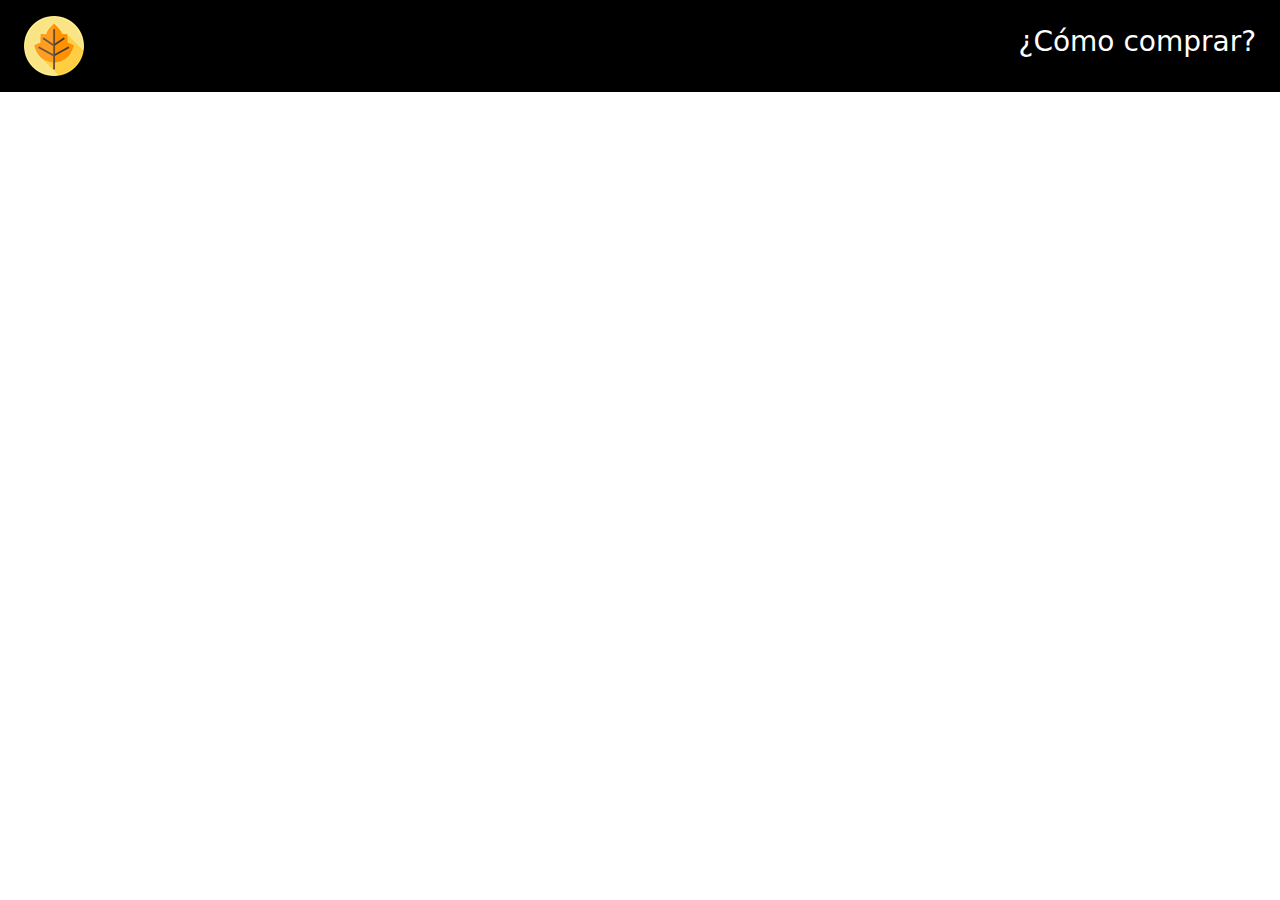
<file: ProyectoFinal-tercera1-1c/comprar.html>
<!DOCTYPE html>
<html lang="es">
<head>
  <meta charset="UTF-8">
  <title>¿Cómo Comprar? - Maderya</title>
  <link rel="stylesheet" href="main.css">
  <link href="https://cdn.jsdelivr.net/npm/bootstrap@5.3.3/dist/css/bootstrap.min.css" rel="stylesheet">
</head>
<body>
  <header class="custom-header px-4 py-3">
    <a href="index.html"><img src="img/logo1.png" alt="Logo" class="logo" /></a>
    <h1 class="text-white fs-3 ms-3">¿Cómo comprar?</h1>
  </header>

  <main class="container mt-5 text-white">
    <p>Comprar en Maderya es fácil y seguro. Solo seguí estos pasos:</p>
    <ol>
      <li>Explorá nuestras categorías.</li>
      <li>Seleccioná el producto que deseas.</li>
      <li>Hacé clic en "Añadir al carrito".</li>
      <li>Completá tus datos y elegí un método de pago.</li>
      <li>¡Listo! Te llegará la confirmación a tu correo.</li>
    </ol>
  </main>
</body>
</html>
</file>
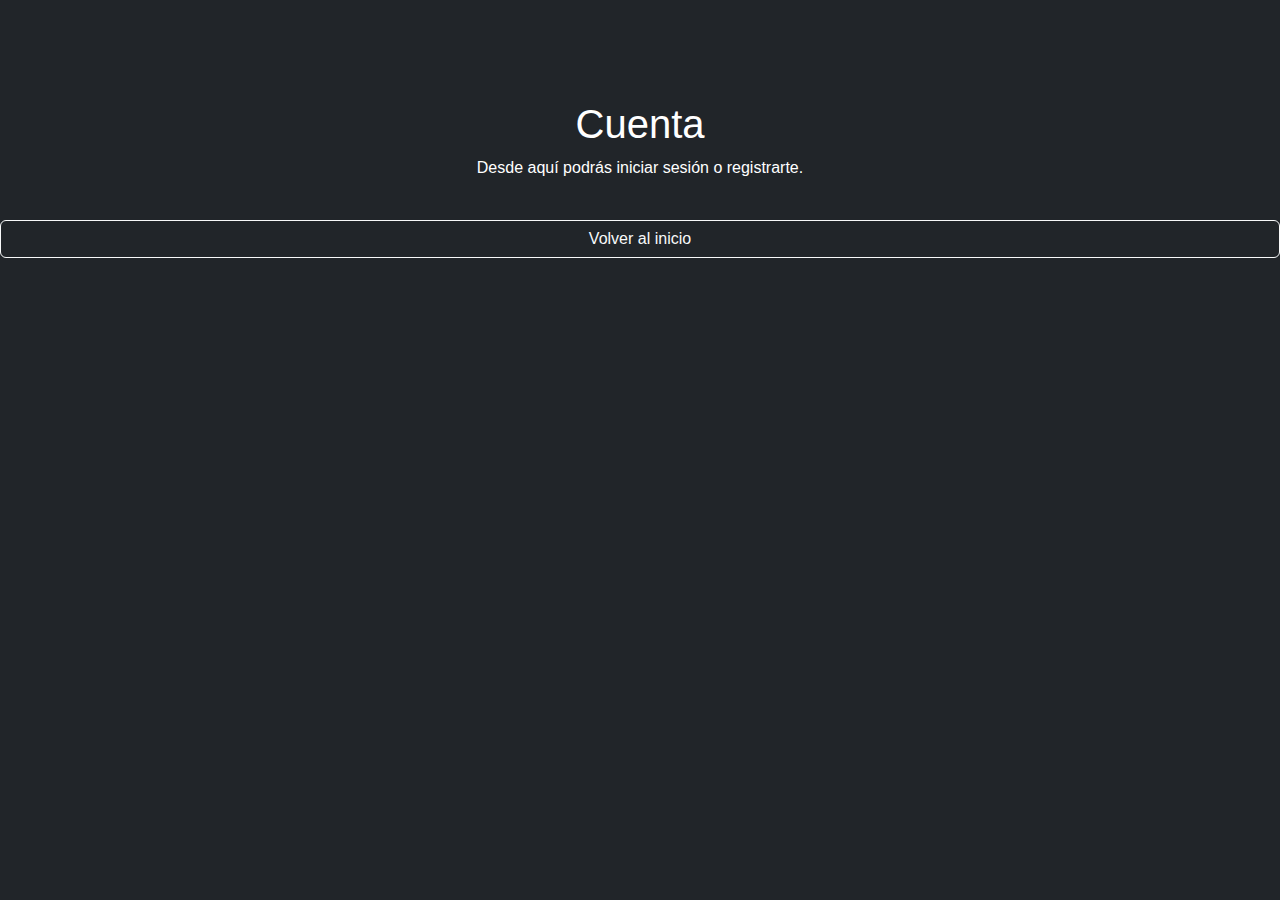
<file: ProyectoFinal-tercera1-1c/cuenta.html>
<!DOCTYPE html>
<html lang="es">
<head>
  <meta charset="UTF-8">
  <title>Cuenta</title>
  <link href="https://cdn.jsdelivr.net/npm/bootstrap@5.3.3/dist/css/bootstrap.min.css" rel="stylesheet" />
  <link rel="stylesheet" href="main.css">
</head>
<body class="bg-dark text-white text-center" style="min-height: 100vh; padding-top: 100px;">
  <h1>Cuenta</h1>
  <p>Desde aquí podrás iniciar sesión o registrarte.</p>
  <a href="index.html" class="btn btn-outline-light mt-4">Volver al inicio</a>
</body>
</html>
</file>
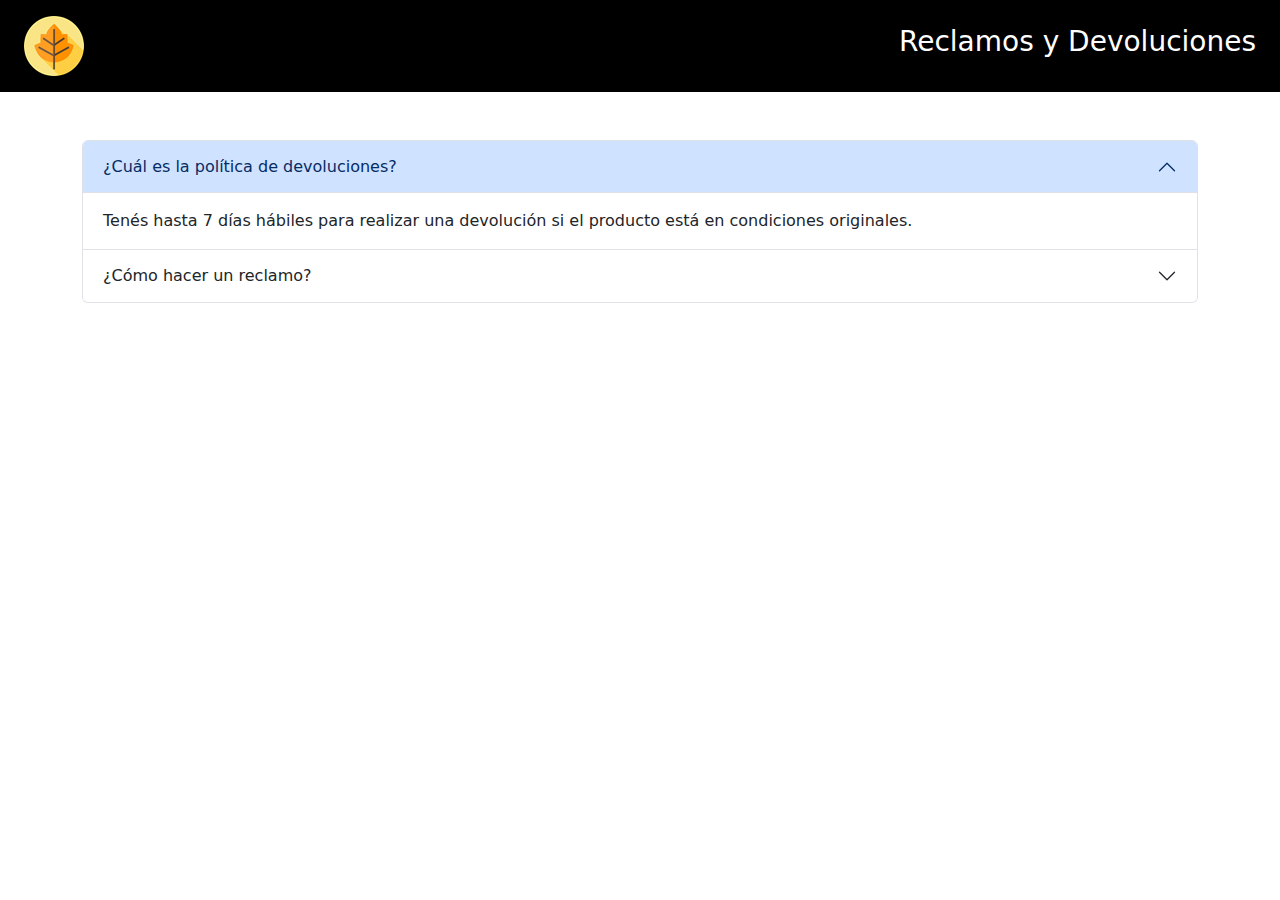
<file: ProyectoFinal-tercera1-1c/devoluciones.html>
<!DOCTYPE html>
<html lang="es">
<head>
  <meta charset="UTF-8">
  <title>Reclamos y Devoluciones - Maderya</title>
  <link rel="stylesheet" href="main.css">
  <link href="https://cdn.jsdelivr.net/npm/bootstrap@5.3.3/dist/css/bootstrap.min.css" rel="stylesheet">
</head>
<body>
  <header class="custom-header px-4 py-3">
    <a href="index.html"><img src="img/logo1.png" alt="Logo" class="logo" /></a>
    <h1 class="text-white fs-3 ms-3">Reclamos y Devoluciones</h1>
  </header>

  <main class="container mt-5">
    <div class="accordion" id="accordionReclamos">
      <div class="accordion-item">
        <h2 class="accordion-header">
          <button class="accordion-button" type="button" data-bs-toggle="collapse" data-bs-target="#reclamo1">
            ¿Cuál es la política de devoluciones?
          </button>
        </h2>
        <div id="reclamo1" class="accordion-collapse collapse show">
          <div class="accordion-body">
            Tenés hasta 7 días hábiles para realizar una devolución si el producto está en condiciones originales.
          </div>
        </div>
      </div>

      <div class="accordion-item">
        <h2 class="accordion-header">
          <button class="accordion-button collapsed" type="button" data-bs-toggle="collapse" data-bs-target="#reclamo2">
            ¿Cómo hacer un reclamo?
          </button>
        </h2>
        <div id="reclamo2" class="accordion-collapse collapse">
          <div class="accordion-body">
            Enviá un correo a <strong>andresbenavidesj@gmail.com</strong> con fotos y detalle del problema.
          </div>
        </div>
      </div>
    </div>
  </main>

  <script src="https://cdn.jsdelivr.net/npm/bootstrap@5.3.3/dist/js/bootstrap.bundle.min.js"></script>
</body>
</html>
</file>
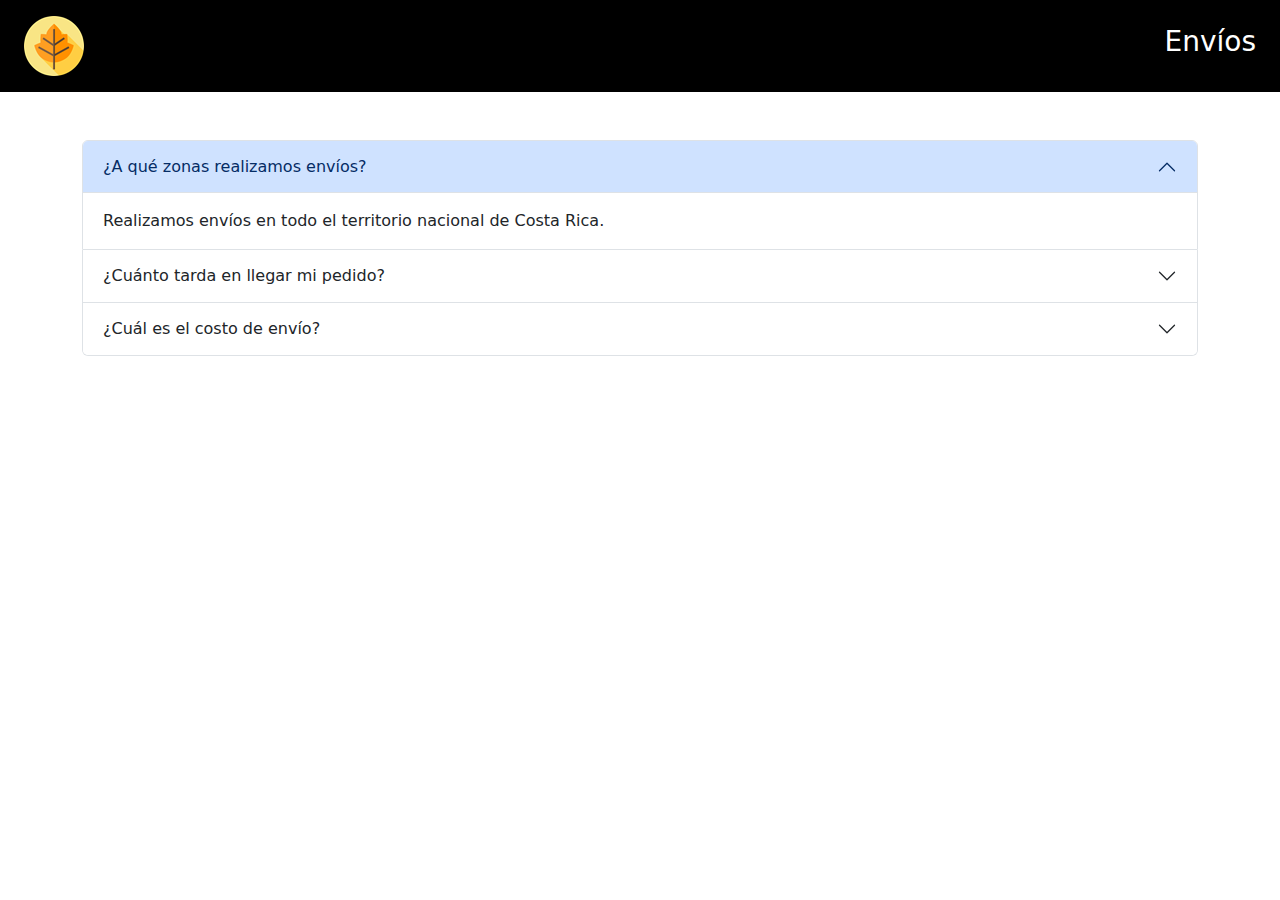
<file: ProyectoFinal-tercera1-1c/envios.html>
<!DOCTYPE html>
<html lang="es">
<head>
  <meta charset="UTF-8">
  <title>Envíos - Maderya</title>
  <link rel="stylesheet" href="main.css">
  <link href="https://cdn.jsdelivr.net/npm/bootstrap@5.3.3/dist/css/bootstrap.min.css" rel="stylesheet">
</head>
<body>
  <header class="custom-header px-4 py-3">
    <a href="index.html"><img src="img/logo1.png" alt="Logo" class="logo" /></a>
    <h1 class="text-white fs-3 ms-3">Envíos</h1>
  </header>

  <main class="container mt-5">
    <div class="accordion" id="accordionEnvios">
      <div class="accordion-item">
        <h2 class="accordion-header">
          <button class="accordion-button" type="button" data-bs-toggle="collapse" data-bs-target="#envio1">
            ¿A qué zonas realizamos envíos?
          </button>
        </h2>
        <div id="envio1" class="accordion-collapse collapse show">
          <div class="accordion-body">
            Realizamos envíos en todo el territorio nacional de Costa Rica.
          </div>
        </div>
      </div>

      <div class="accordion-item">
        <h2 class="accordion-header">
          <button class="accordion-button collapsed" type="button" data-bs-toggle="collapse" data-bs-target="#envio2">
            ¿Cuánto tarda en llegar mi pedido?
          </button>
        </h2>
        <div id="envio2" class="accordion-collapse collapse">
          <div class="accordion-body">
            Entre 2 a 5 días hábiles según la zona.
          </div>
        </div>
      </div>

      <div class="accordion-item">
        <h2 class="accordion-header">
          <button class="accordion-button collapsed" type="button" data-bs-toggle="collapse" data-bs-target="#envio3">
            ¿Cuál es el costo de envío?
          </button>
        </h2>
        <div id="envio3" class="accordion-collapse collapse">
          <div class="accordion-body">
            ₡3,000 dentro del GAM. Otras zonas calculadas según distancia.
          </div>
        </div>
      </div>
    </div>
  </main>

  <script src="https://cdn.jsdelivr.net/npm/bootstrap@5.3.3/dist/js/bootstrap.bundle.min.js"></script>
</body>
</html>
</file>
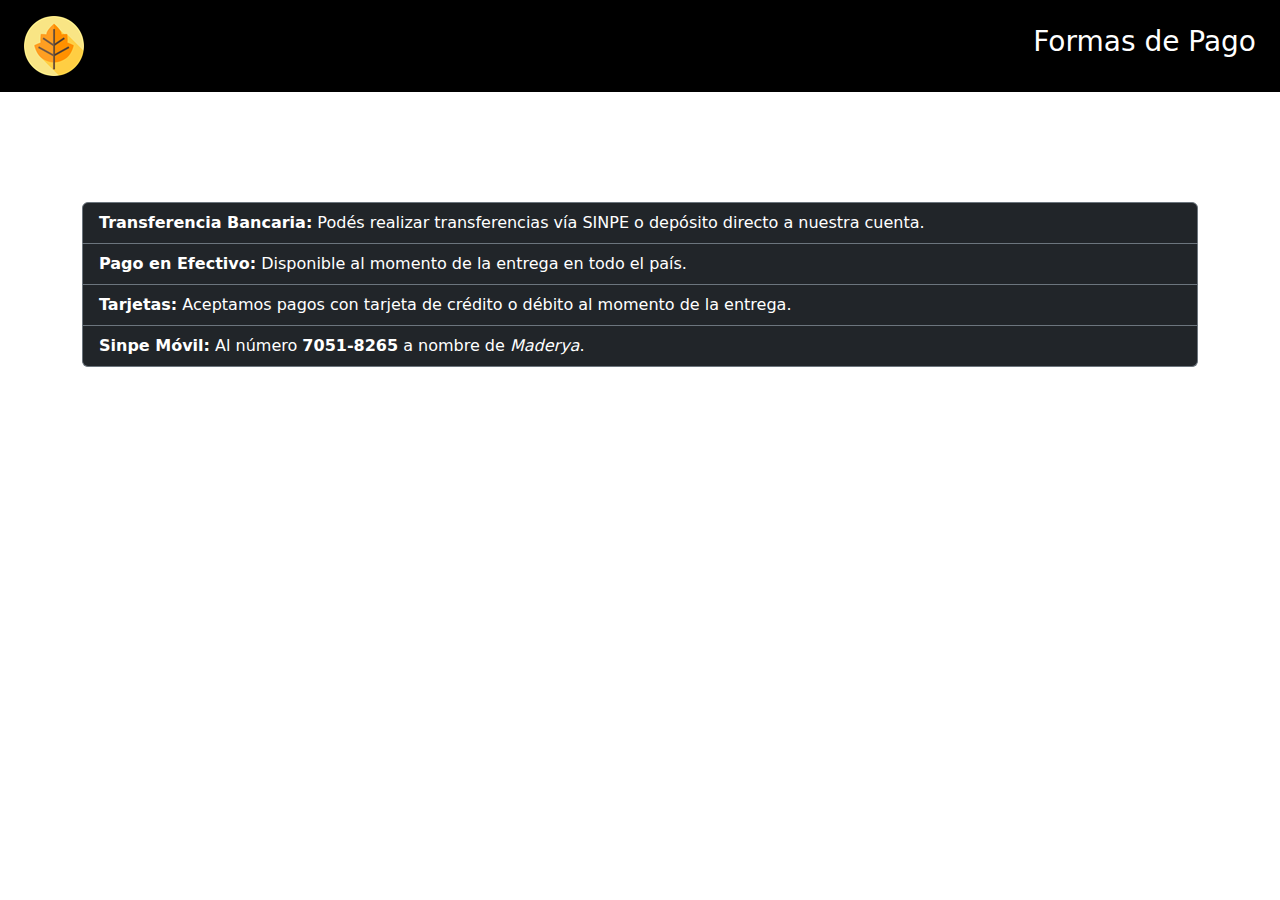
<file: ProyectoFinal-tercera1-1c/formaspago.html>
<!DOCTYPE html>
<html lang="es">
<head>
  <meta charset="UTF-8">
  <title>Formas de Pago - Maderya</title>
  <link rel="stylesheet" href="main.css">
  <link href="https://cdn.jsdelivr.net/npm/bootstrap@5.3.3/dist/css/bootstrap.min.css" rel="stylesheet">
</head>
<body>
  <header class="custom-header px-4 py-3">
    <a href="index.html"><img src="img/logo1.png" alt="Logo" class="logo" /></a>
    <h1 class="text-white fs-3 ms-3">Formas de Pago</h1>
  </header>

  <main class="container mt-5 text-white">
    <h2 class="mb-4">Métodos de Pago Disponibles</h2>
    <ul class="list-group">
      <li class="list-group-item bg-dark text-white border-secondary">
        <strong>Transferencia Bancaria:</strong> Podés realizar transferencias vía SINPE o depósito directo a nuestra cuenta.
      </li>
      <li class="list-group-item bg-dark text-white border-secondary">
        <strong>Pago en Efectivo:</strong> Disponible al momento de la entrega en todo el país.
      </li>
      <li class="list-group-item bg-dark text-white border-secondary">
        <strong>Tarjetas:</strong> Aceptamos pagos con tarjeta de crédito o débito al momento de la entrega.
      </li>
      <li class="list-group-item bg-dark text-white border-secondary">
        <strong>Sinpe Móvil:</strong> Al número <strong>7051-8265</strong> a nombre de <em>Maderya</em>.
      </li>
    </ul>
  </main>

  <script src="https://cdn.jsdelivr.net/npm/bootstrap@5.3.3/dist/js/bootstrap.bundle.min.js"></script>
</body>
</html>
</file>
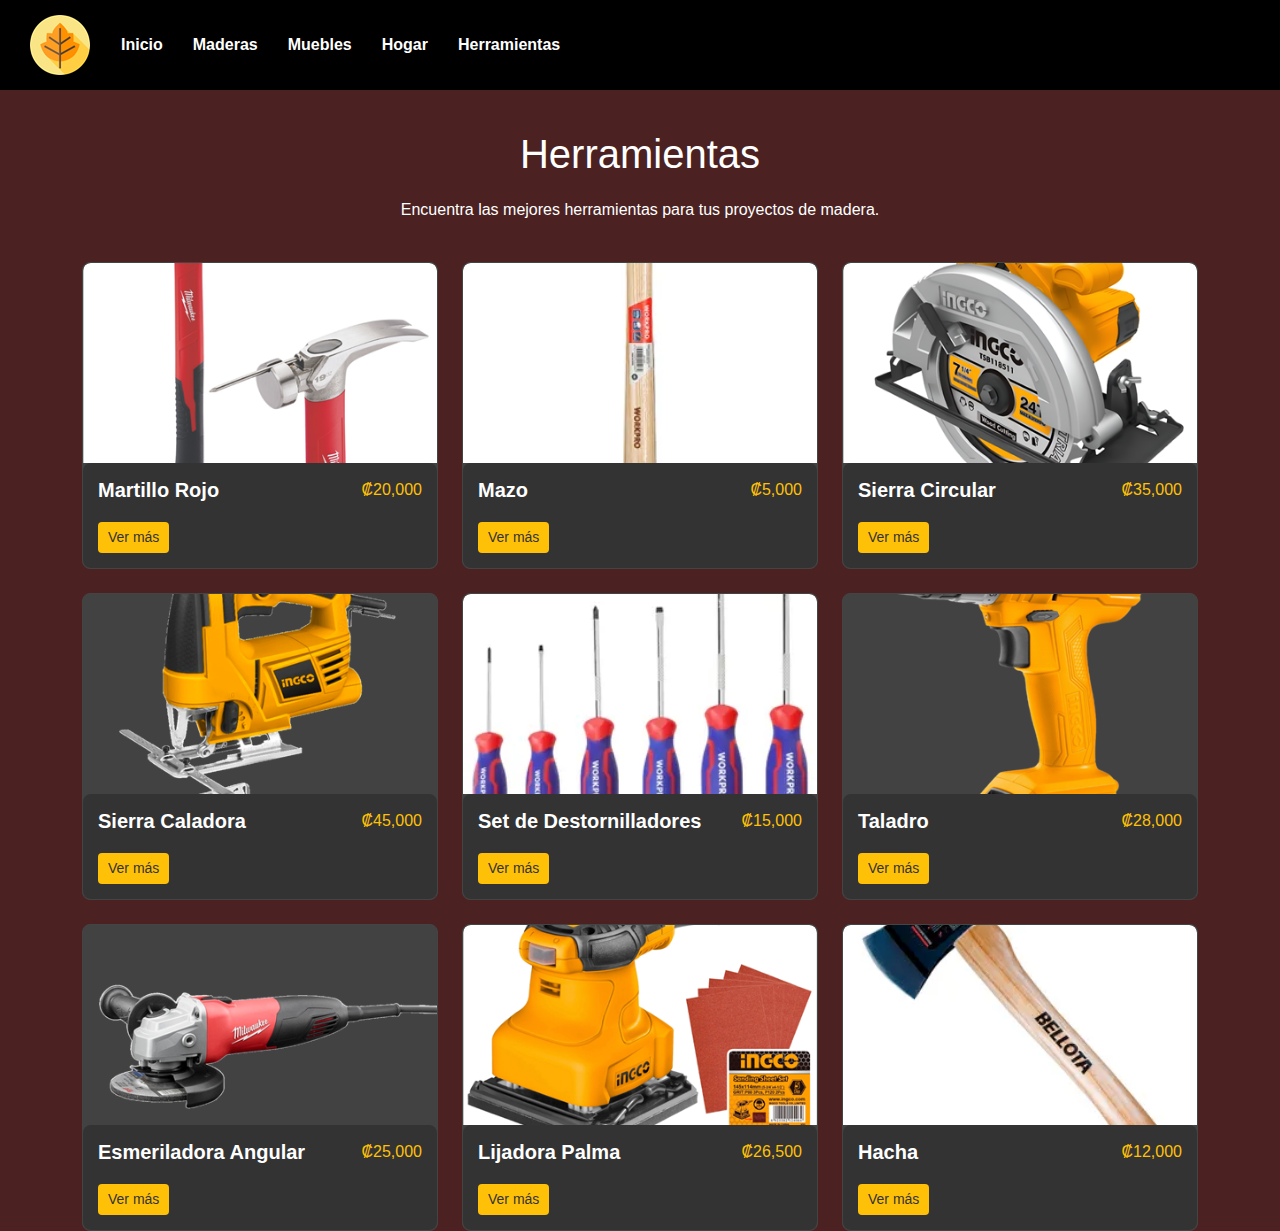
<file: ProyectoFinal-tercera1-1c/herramientas.html>
<!DOCTYPE html>
<html lang="es">
<head>
  <meta charset="UTF-8" />
  <meta name="viewport" content="width=device-width, initial-scale=1" />
  <title>Herramientas - Mi Sitio de Madera</title>
  <link href="https://cdn.jsdelivr.net/npm/bootstrap@5.3.3/dist/css/bootstrap.min.css" rel="stylesheet" />
  <link rel="stylesheet" href="main.css" />
  <link rel="stylesheet" href="herramientas.css" />
</head>
<body class="herramientas-page">

  <header class="d-flex align-items-center justify-content-between custom-header">
    <div class="d-flex align-items-center">
      <img src="img/logo1.png" alt="Logo" class="logo me-3" />
      <nav class="d-flex">
        <a class="nav-link text-white" href="index.html">Inicio</a>
        <a class="nav-link text-white" href="maderas.html">Maderas</a>
        <a class="nav-link text-white" href="muebles.html">Muebles</a>
        <a class="nav-link text-white" href="hogar.html">Hogar</a>
        <a class="nav-link text-white" href="herramientas.html">Herramientas</a>
      </nav>
    </div>
  </header>

  <main class="contenido-principal herramientas-container">
    <h1>Herramientas</h1>
    <p>Encuentra las mejores herramientas para tus proyectos de madera.</p>

    <div class="container">
      <div class="row g-4">
        <!-- Tarjeta 1 -->
        <div class="col-12 col-sm-6 col-md-4">
          <div class="herramienta-card h-100">
            <img src="img/martillo1.png" alt="Herramienta 1" />
            <div class="card-body">
              <h5 class="card-title d-flex justify-content-between">
                Martillo Rojo <span class="precio">₡20,000</span>
              </h5>
              <button class="btn btn-outline-light btn-sm ver-mas">Ver más</button>
              <p class="card-text descripcion" style="display: none;">
                
              </p>
            </div>
          </div>
        </div>

        <!-- Tarjeta 2 -->
        <div class="col-12 col-sm-6 col-md-4">
          <div class="herramienta-card h-100">
            <img src="img/mazo1.webp" alt="Herramienta 2" />
            <div class="card-body">
              <h5 class="card-title d-flex justify-content-between">
                Mazo <span class="precio">₡5,000</span>
              </h5>
              <button class="btn btn-outline-light btn-sm ver-mas">Ver más</button>
              <p class="card-text descripcion" style="display: none;">
                
              </p>
            </div>
          </div>
        </div>

        <!-- Tarjeta 3 -->
        <div class="col-12 col-sm-6 col-md-4">
          <div class="herramienta-card h-100">
            <img src="img/sierra1.png" alt="Herramienta 3" />
            <div class="card-body">
              <h5 class="card-title d-flex justify-content-between">
                Sierra Circular <span class="precio">₡35,000</span>
              </h5>
              <button class="btn btn-outline-light btn-sm ver-mas">Ver más</button>
              <p class="card-text descripcion" style="display: none;">
                
              </p>
            </div>
          </div>
        </div>

        <!-- Tarjeta 4 -->
        <div class="col-12 col-sm-6 col-md-4">
          <div class="herramienta-card h-100">
            <img src="img/sierra2.png" alt="Herramienta 4" />
            <div class="card-body">
              <h5 class="card-title d-flex justify-content-between">
                Sierra Caladora <span class="precio">₡45,000</span>
              </h5>
              <button class="btn btn-outline-light btn-sm ver-mas">Ver más</button>
              <p class="card-text descripcion" style="display: none;">
                
              </p>
            </div>
          </div>
        </div>

        <!-- Tarjeta 5 -->
        <div class="col-12 col-sm-6 col-md-4">
          <div class="herramienta-card h-100">
            <img src="img/destornilladores1.webp" alt="Herramienta 5" />
            <div class="card-body">
              <h5 class="card-title d-flex justify-content-between">
                Set de Destornilladores <span class="precio">₡15,000</span>
              </h5>
              <button class="btn btn-outline-light btn-sm ver-mas">Ver más</button>
              <p class="card-text descripcion" style="display: none;">
                
              </p>
            </div>
          </div>
        </div>

        <!-- Tarjeta 6 -->
        <div class="col-12 col-sm-6 col-md-4">
          <div class="herramienta-card h-100">
            <img src="img/taladro1.png" alt="Herramienta 6" />
            <div class="card-body">
              <h5 class="card-title d-flex justify-content-between">
                Taladro  <span class="precio">₡28,000</span>
              </h5>
              <button class="btn btn-outline-light btn-sm ver-mas">Ver más</button>
              <p class="card-text descripcion" style="display: none;">
                
              </p>
            </div>
          </div>
        </div>

        <!-- Tarjeta 7 -->
        <div class="col-12 col-sm-6 col-md-4">
          <div class="herramienta-card h-100">
            <img src="img/esme1.png" alt="Herramienta 7" />
            <div class="card-body">
              <h5 class="card-title d-flex justify-content-between">
                Esmeriladora Angular <span class="precio">₡25,000</span>
              </h5>
              <button class="btn btn-outline-light btn-sm ver-mas">Ver más</button>
              <p class="card-text descripcion" style="display: none;">
                
              </p>
            </div>
          </div>
        </div>

        <!-- Tarjeta 8 -->
        <div class="col-12 col-sm-6 col-md-4">
          <div class="herramienta-card h-100">
            <img src="img/lija1.png" alt="Herramienta 8" />
            <div class="card-body">
              <h5 class="card-title d-flex justify-content-between">
                Lijadora Palma <span class="precio">₡26,500</span>
              </h5>
              <button class="btn btn-outline-light btn-sm ver-mas">Ver más</button>
              <p class="card-text descripcion" style="display: none;">
                
              </p>
            </div>
          </div>
        </div>

        <!-- Tarjeta 9 -->
        <div class="col-12 col-sm-6 col-md-4">
          <div class="herramienta-card h-100">
            <img src="img/hacha1.webp" alt="Herramienta 9" />
            <div class="card-body">
              <h5 class="card-title d-flex justify-content-between">
                Hacha <span class="precio">₡12,000</span>
              </h5>
              <button class="btn btn-outline-light btn-sm ver-mas">Ver más</button>
              <p class="card-text descripcion" style="display: none;">
                
              </p>
            </div>
          </div>
        </div>

      </div>
    </div>
  </main>

  <footer>
    <div>
      <h5>FAQ</h5>
      <ul>
        <li>¿Cómo comprar?</li>
        <li>Formas de pago</li>
        <li>Envíos</li>
      </ul>
    </div>
    <div>
      <h5>SAC (Servicio al Cliente)</h5>
      <ul>
        <li>Contáctanos</li>
        <li>Soporte técnico</li>
        <li>Reclamos y devoluciones</li>
      </ul>
    </div>
  </footer>

  <script src="https://cdn.jsdelivr.net/npm/bootstrap@5.3.3/dist/js/bootstrap.bundle.min.js"></script>
  <script>
    document.querySelectorAll('.ver-mas').forEach(boton => {
      boton.addEventListener('click', () => {
        const descripcion = boton.nextElementSibling;
        const visible = descripcion.style.display === 'block';
        descripcion.style.display = visible ? 'none' : 'block';
        boton.textContent = visible ? 'Ver más' : 'Ver menos';
      });
    });
  </script>

</body>
</html>
</file>
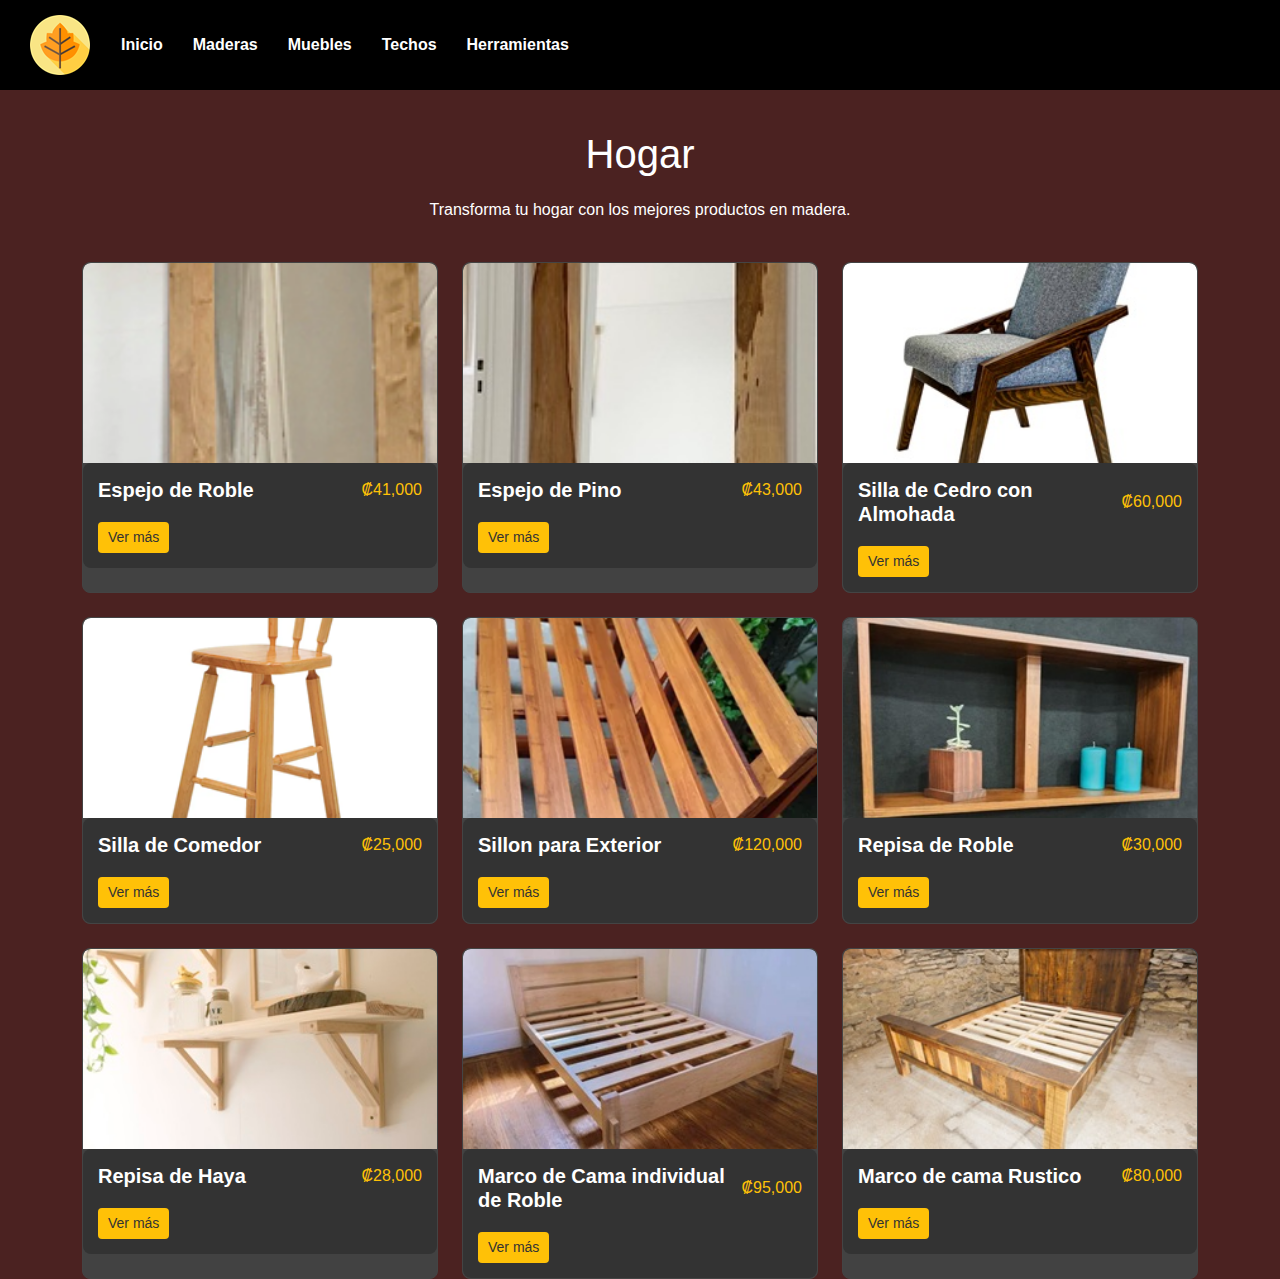
<file: ProyectoFinal-tercera1-1c/hogar.html>
<!DOCTYPE html>
<html lang="es">
<head>
  <meta charset="UTF-8" />
  <meta name="viewport" content="width=device-width, initial-scale=1" />
  <title>Hogar - Mi Sitio de Madera</title>
  <link href="https://cdn.jsdelivr.net/npm/bootstrap@5.3.3/dist/css/bootstrap.min.css" rel="stylesheet" />
  <link rel="stylesheet" href="main.css" />
  <link rel="stylesheet" href="hogar.css" />
</head>
<body class="hogar-page">

  <header class="d-flex align-items-center justify-content-between custom-header">
    <div class="d-flex align-items-center">
      <img src="img/logo1.png" alt="Logo" class="logo me-3" />
      <nav class="d-flex">
        <a class="nav-link text-white" href="index.html">Inicio</a>
        <a class="nav-link text-white" href="maderas.html">Maderas</a>
        <a class="nav-link text-white" href="muebles.html">Muebles</a>
        <a class="nav-link text-white" href="techos.html">Techos</a>
        <a class="nav-link text-white" href="herramientas.html">Herramientas</a>
      </nav>
    </div>
  </header>

  <main class="contenido-principal hogar-container">
    <h1>Hogar</h1>
    <p>Transforma tu hogar con los mejores productos en madera.</p>

    <div class="container">
      <div class="row g-4">
        <!-- Tarjeta 1 -->
        <div class="col-12 col-sm-6 col-md-4">
          <div class="hogar-card h-100">
            <img src="img/espejo1.png" alt="Producto Hogar 1" />
            <div class="card-body">
              <h5 class="card-title d-flex justify-content-between">
                Espejo de Roble <span class="precio">₡41,000</span>
              </h5>
              <button class="btn btn-outline-light btn-sm ver-mas">Ver más</button>
              <p class="card-text descripcion" style="display: none;">
                
              </p>
            </div>
          </div>
        </div>

        <!-- Tarjeta 2 -->
        <div class="col-12 col-sm-6 col-md-4">
          <div class="hogar-card h-100">
            <img src="img/espejo2.jpg" alt="Producto Hogar 2" />
            <div class="card-body">
              <h5 class="card-title d-flex justify-content-between">
                Espejo de Pino <span class="precio">₡43,000</span>
              </h5>
              <button class="btn btn-outline-light btn-sm ver-mas">Ver más</button>
              <p class="card-text descripcion" style="display: none;">
                
              </p>
            </div>
          </div>
        </div>

        <!-- Tarjeta 3 -->
        <div class="col-12 col-sm-6 col-md-4">
          <div class="hogar-card h-100">
            <img src="img/silla1.jpg" alt="Producto Hogar 3" />
            <div class="card-body">
              <h5 class="card-title d-flex justify-content-between">
                Silla de Cedro con Almohada <span class="precio">₡60,000</span>
              </h5>
              <button class="btn btn-outline-light btn-sm ver-mas">Ver más</button>
              <p class="card-text descripcion" style="display: none;">
                
              </p>
            </div>
          </div>
        </div>

        <!-- Tarjeta 4 -->
        <div class="col-12 col-sm-6 col-md-4">
          <div class="hogar-card h-100">
            <img src="img/silla2.png" alt="Producto Hogar 4" />
            <div class="card-body">
              <h5 class="card-title d-flex justify-content-between">
                Silla de Comedor <span class="precio">₡25,000</span>
              </h5>
              <button class="btn btn-outline-light btn-sm ver-mas">Ver más</button>
              <p class="card-text descripcion" style="display: none;">
                
              </p>
            </div>
          </div>
        </div>

        <!-- Tarjeta 5 -->
        <div class="col-12 col-sm-6 col-md-4">
          <div class="hogar-card h-100">
            <img src="img/sillon1.png" alt="Producto Hogar 5" />
            <div class="card-body">
              <h5 class="card-title d-flex justify-content-between">
                Sillon para Exterior <span class="precio">₡120,000</span>
              </h5>
              <button class="btn btn-outline-light btn-sm ver-mas">Ver más</button>
              <p class="card-text descripcion" style="display: none;">
               
              </p>
            </div>
          </div>
        </div>

        <!-- Tarjeta 6 -->
        <div class="col-12 col-sm-6 col-md-4">
          <div class="hogar-card h-100">
            <img src="img/repisas1.jpg" alt="Producto Hogar 6" />
            <div class="card-body">
              <h5 class="card-title d-flex justify-content-between">
                Repisa de Roble <span class="precio">₡30,000</span>
              </h5>
              <button class="btn btn-outline-light btn-sm ver-mas">Ver más</button>
              <p class="card-text descripcion" style="display: none;">
                
              </p>
            </div>
          </div>
        </div>

        <!-- Tarjeta 7 -->
        <div class="col-12 col-sm-6 col-md-4">
          <div class="hogar-card h-100">
            <img src="img/repisas2.jpg" alt="Producto Hogar 7" />
            <div class="card-body">
              <h5 class="card-title d-flex justify-content-between">
                Repisa de Haya <span class="precio">₡28,000</span>
              </h5>
              <button class="btn btn-outline-light btn-sm ver-mas">Ver más</button>
              <p class="card-text descripcion" style="display: none;">
                
              </p>
            </div>
          </div>
        </div>

        <!-- Tarjeta 8 -->
        <div class="col-12 col-sm-6 col-md-4">
          <div class="hogar-card h-100">
            <img src="img/cama1.jpg" alt="Producto Hogar 8" />
            <div class="card-body">
              <h5 class="card-title d-flex justify-content-between">
                Marco de Cama individual de Roble <span class="precio">₡95,000</span>
              </h5>
              <button class="btn btn-outline-light btn-sm ver-mas">Ver más</button>
              <p class="card-text descripcion" style="display: none;">
                
              </p>
            </div>
          </div>
        </div>

        <!-- Tarjeta 9 -->
        <div class="col-12 col-sm-6 col-md-4">
          <div class="hogar-card h-100">
            <img src="img/cama2.jpg" alt="Producto Hogar 9" />
            <div class="card-body">
              <h5 class="card-title d-flex justify-content-between">
                Marco de cama Rustico <span class="precio">₡80,000</span>
              </h5>
              <button class="btn btn-outline-light btn-sm ver-mas">Ver más</button>
              <p class="card-text descripcion" style="display: none;">
                
              </p>
            </div>
          </div>
        </div>

      </div>
    </div>
  </main>

  <footer>
    <div>
      <h5>FAQ</h5>
      <ul>
        <li>¿Cómo comprar?</li>
        <li>Formas de pago</li>
        <li>Envíos</li>
      </ul>
    </div>
    <div>
      <h5>SAC (Servicio al Cliente)</h5>
      <ul>
        <li>Contáctanos</li>
        <li>Soporte técnico</li>
        <li>Reclamos y devoluciones</li>
      </ul>
    </div>
  </footer>

  <script src="https://cdn.jsdelivr.net/npm/bootstrap@5.3.3/dist/js/bootstrap.bundle.min.js"></script>
  <script>
    document.querySelectorAll('.ver-mas').forEach(boton => {
      boton.addEventListener('click', () => {
        const descripcion = boton.nextElementSibling;
        const visible = descripcion.style.display === 'block';
        descripcion.style.display = visible ? 'none' : 'block';
        boton.textContent = visible ? 'Ver más' : 'Ver menos';
      });
    });
  </script>

</body>
</html>
</file>
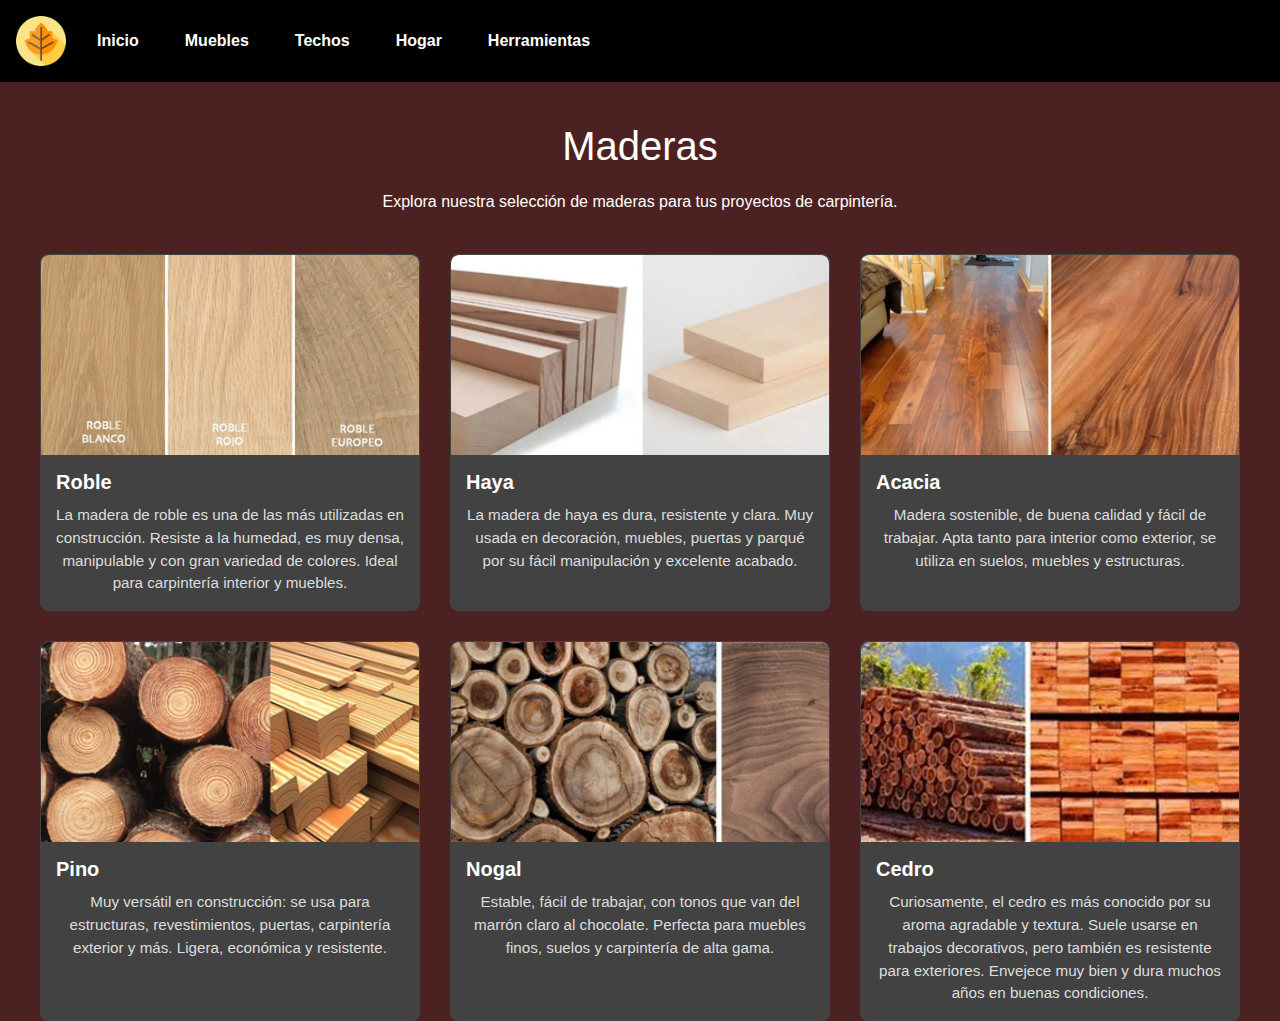
<file: ProyectoFinal-tercera1-1c/maderas.html>
<!DOCTYPE html>
<html lang="es">
<head>
  <meta charset="UTF-8" />
  <meta name="viewport" content="width=device-width, initial-scale=1" />
  <title>Maderas - Mi Sitio de Madera</title>
  <link href="https://cdn.jsdelivr.net/npm/bootstrap@5.3.3/dist/css/bootstrap.min.css" rel="stylesheet" />
  <link rel="stylesheet" href="main.css" />
  <link rel="stylesheet" href="maderas.css" />
</head>
<body class="maderas-page"> 

  
  <header class="d-flex align-items-center justify-content-between custom-header p-3">
    <div class="d-flex align-items-center">
      <a href="index.html">
        <img src="img/logo1.png" alt="Logo" class="logo me-3" style="height: 50px;" />
      </a>
      <nav class="d-flex gap-3">
        <a class="nav-link text-white" href="index.html">Inicio</a>
        <a class="nav-link text-white" href="muebles.html">Muebles</a>
        <a class="nav-link text-white" href="techos.html">Techos</a>
        <a class="nav-link text-white" href="hogar.html">Hogar</a>
        <a class="nav-link text-white" href="herramientas.html">Herramientas</a>
      </nav>
    </div>
  </header>

  
  <main class="maderas-container">
    <h1>Maderas</h1>
    <p>Explora nuestra selección de maderas para tus proyectos de carpintería.</p>

    <div class="maderas-grid">

      
      <div class="card madera-card">
        <img src="img/roble.png" alt="Madera de Roble">
        <div class="card-body">
          <h5 class="card-title">Roble</h5>
          <p class="card-text">
            La madera de roble es una de las más utilizadas en construcción. Resiste a la humedad, es muy densa, manipulable y con gran variedad de colores. Ideal para carpintería interior y muebles.
          </p>
        </div>
      </div>

      
      <div class="card madera-card">
        <img src="img/haya.png" alt="Madera de Haya">
        <div class="card-body">
          <h5 class="card-title">Haya</h5>
          <p class="card-text">
            La madera de haya es dura, resistente y clara. Muy usada en decoración, muebles, puertas y parqué por su fácil manipulación y excelente acabado.
          </p>
        </div>
      </div>

      
      <div class="card madera-card">
        <img src="img/acacia.jpg" alt="Madera de Acacia">
        <div class="card-body">
          <h5 class="card-title">Acacia</h5>
          <p class="card-text">
            Madera sostenible, de buena calidad y fácil de trabajar. Apta tanto para interior como exterior, se utiliza en suelos, muebles y estructuras.
          </p>
        </div>
      </div>

      
      <div class="card madera-card">
        <img src="img/pino.png" alt="Madera de Pino">
        <div class="card-body">
          <h5 class="card-title">Pino</h5>
          <p class="card-text">
            Muy versátil en construcción: se usa para estructuras, revestimientos, puertas, carpintería exterior y más. Ligera, económica y resistente.
          </p>
        </div>
      </div>

      
      <div class="card madera-card">
        <img src="img/nogal.png" alt="Madera de Nogal">
        <div class="card-body">
          <h5 class="card-title">Nogal</h5>
          <p class="card-text">
            Estable, fácil de trabajar, con tonos que van del marrón claro al chocolate. Perfecta para muebles finos, suelos y carpintería de alta gama.
          </p>
        </div>
      </div>

     
      <div class="card madera-card">
        <img src="img/cedro.jpg" alt="Madera de Cedro">
        <div class="card-body">
          <h5 class="card-title">Cedro</h5>
          <p class="card-text">
            Curiosamente, el cedro es más conocido por su aroma agradable y textura. Suele usarse en trabajos decorativos, pero también es resistente para exteriores. Envejece muy bien y dura muchos años en buenas condiciones.
          </p>
        </div>
      </div>

    </div>
  </main>

  
  <footer class="bg-secondary text-white p-4 mt-5">
    <div class="row">
      <div class="col-md-6">
        <h5>FAQ</h5>
        <ul class="list-unstyled">
          <li>¿Cómo comprar?</li>
          <li>Formas de pago</li>
          <li>Envíos</li>
        </ul>
      </div>
      <div class="col-md-6">
        <h5>SAC (Servicio al Cliente)</h5>
        <ul class="list-unstyled">
          <li>Contáctanos</li>
          <li>Soporte técnico</li>
          <li>Reclamos y devoluciones</li>
        </ul>
      </div>
    </div>
  </footer>

  
  <script src="https://cdn.jsdelivr.net/npm/bootstrap@5.3.3/dist/js/bootstrap.bundle.min.js"></script>

</body>
</html>
</file>
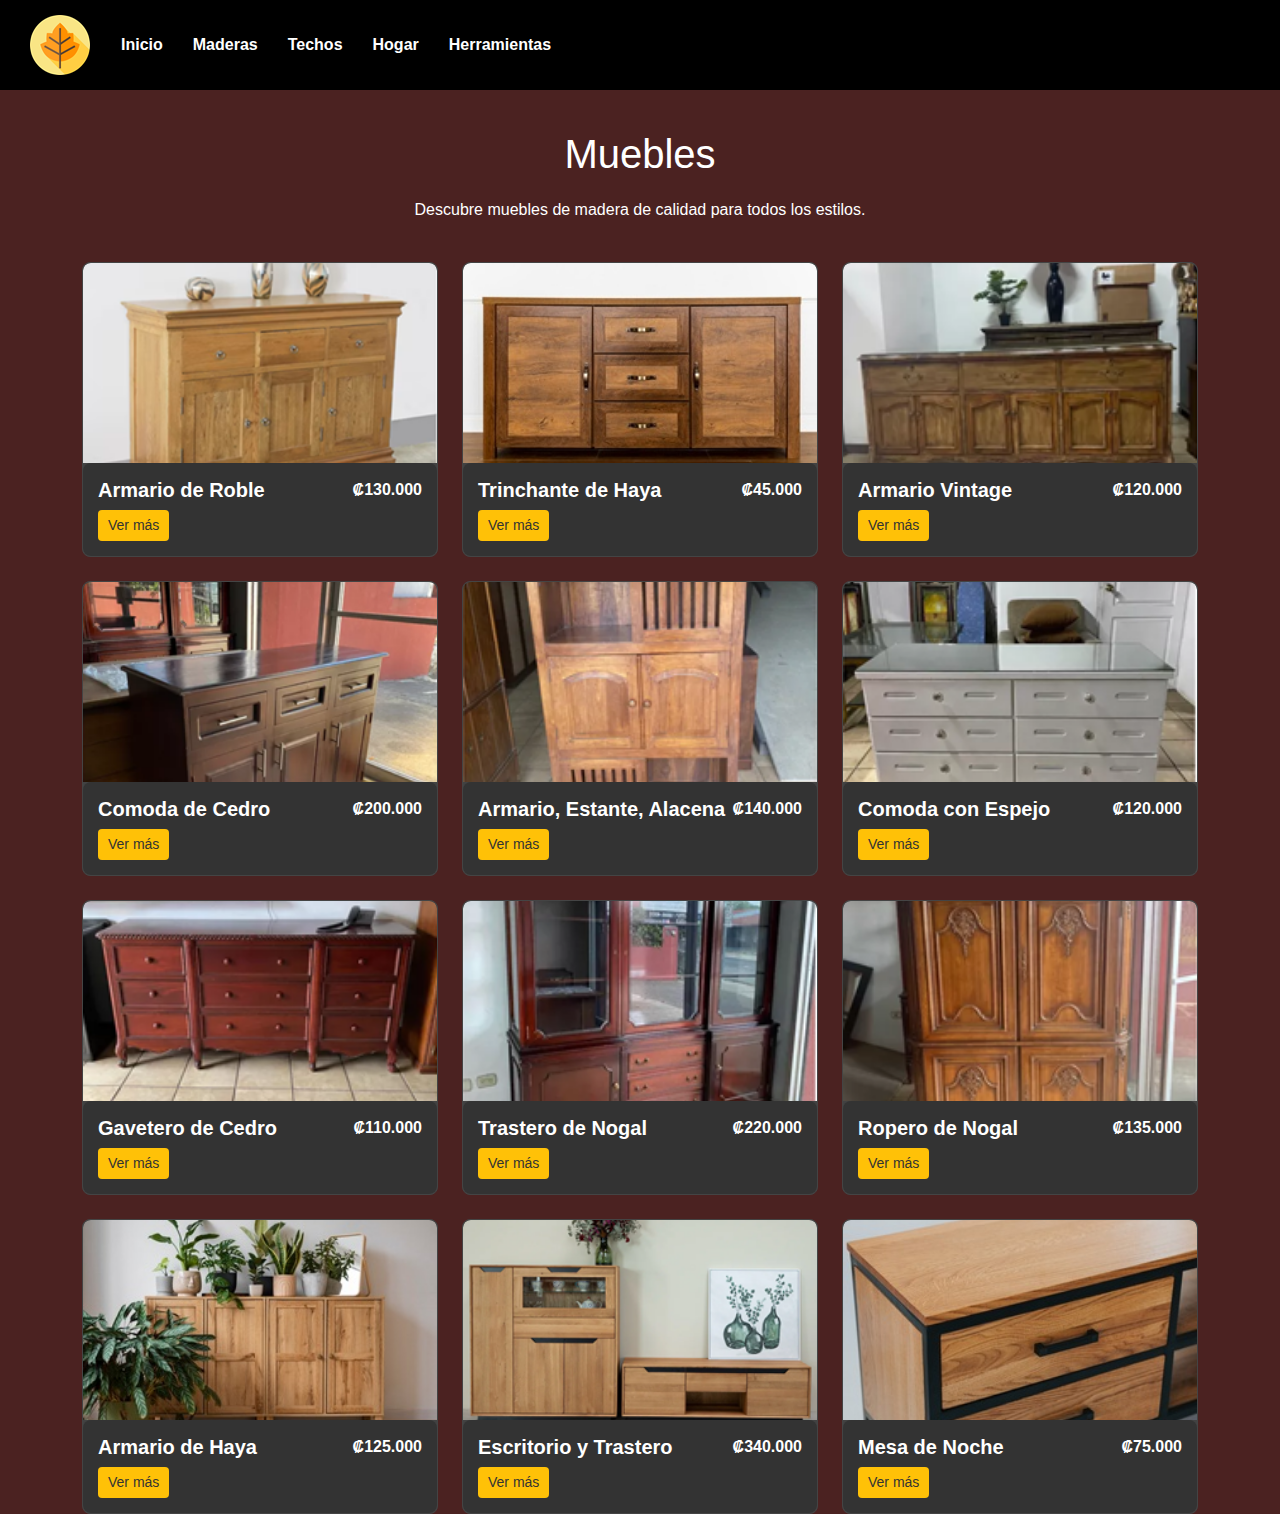
<file: ProyectoFinal-tercera1-1c/muebles.html>
<!DOCTYPE html>
<html lang="es">

<head>
  <meta charset="UTF-8" />
  <meta name="viewport" content="width=device-width, initial-scale=1" />
  <title>Muebles - Mi Sitio de Madera</title>
  <link href="https://cdn.jsdelivr.net/npm/bootstrap@5.3.3/dist/css/bootstrap.min.css" rel="stylesheet" />
  <link rel="stylesheet" href="main.css" />
  <link rel="stylesheet" href="muebles.css" />
</head>

<body class="maderas-page">

  <header class="d-flex align-items-center justify-content-between custom-header">
    <div class="d-flex align-items-center">
      <img src="img/logo1.png" alt="Logo" class="logo me-3" />
      <nav class="d-flex">
        <a class="nav-link text-white" href="index.html">Inicio</a>
        <a class="nav-link text-white" href="maderas.html">Maderas</a>
        <a class="nav-link text-white" href="techos.html">Techos</a>
        <a class="nav-link text-white" href="hogar.html">Hogar</a>
        <a class="nav-link text-white" href="herramientas.html">Herramientas</a>
      </nav>
    </div>
  </header>

  <main class="contenido-principal maderas-container">
    <h1>Muebles</h1>
    <p>Descubre muebles de madera de calidad para todos los estilos.</p>

    <div class="container">
      <div class="row g-4">
        
        <div class="col-12 col-sm-6 col-md-4">
          <div class="madera-card h-100">
            <img src="img/muebleroble1.png" alt="Mueble 1" />
            <div class="card-body">
              <div class="d-flex justify-content-between align-items-center">
                <h5 class="card-title mb-0">Armario de Roble</h5>
                <span class="text-end fw-bold">₡130.000</span>
              </div>
              <button class="btn btn-outline-light btn-sm ver-mas mt-2">Ver más</button>
              <p class="card-text descripcion" style="display: none;">
                Armario decoratorio robusto de roble macizo, ideal para comedores o salas familiares.
              </p>
            </div>
          </div>
        </div>

        
        <div class="col-12 col-sm-6 col-md-4">
          <div class="madera-card h-100">
            <img src="img/haya2.jpg" alt="Mueble 2" />
            <div class="card-body">
              <div class="d-flex justify-content-between align-items-center">
                <h5 class="card-title mb-0">Trinchante de Haya</h5>
                <span class="text-end fw-bold">₡45.000</span>
              </div>
              <button class="btn btn-outline-light btn-sm ver-mas mt-2">Ver más</button>
              <p class="card-text descripcion" style="display: none;">
                Un trinchante hecho de madera de haya, muy duradero, ideal para interiores.
              </p>
            </div>
          </div>
        </div>

        <div class="col-12 col-sm-6 col-md-4">
          <div class="madera-card h-100">
            <img src="img/haya1.png" alt="Mueble 3" />
            <div class="card-body">
              <div class="d-flex justify-content-between align-items-center">
                <h5 class="card-title mb-0">Armario Vintage</h5>
                <span class="text-end fw-bold">₡120.000</span>
              </div>
              <button class="btn btn-outline-light btn-sm ver-mas mt-2">Ver más</button>
              <p class="card-text descripcion" style="display: none;">
                Armario de estilo rústico con detalles tallados a mano.
              </p>
            </div>
          </div>
        </div>

        
        <div class="col-12 col-sm-6 col-md-4">
          <div class="madera-card h-100">
            <img src="img/cedro1.png" alt="Mueble 4" />
            <div class="card-body">
              <div class="d-flex justify-content-between align-items-center">
                <h5 class="card-title mb-0">Comoda de Cedro</h5>
                <span class="text-end fw-bold">₡200.000</span>
              </div>
              <button class="btn btn-outline-light btn-sm ver-mas mt-2">Ver más</button>
              <p class="card-text descripcion" style="display: none;">
                Comoda, Bufetera O Mueble Para Pantalla En Madera De Cedro.
              </p>
            </div>
          </div>
        </div>

        <div class="col-12 col-sm-6 col-md-4">
          <div class="madera-card h-100">
            <img src="img/acacia1.png" alt="Mueble 5" />
            <div class="card-body">
              <div class="d-flex justify-content-between align-items-center">
                <h5 class="card-title mb-0">Armario, Estante, Alacena</h5>
                <span class="text-end fw-bold">₡140.000</span>
              </div>
              <button class="btn btn-outline-light btn-sm ver-mas mt-2">Ver más</button>
              <p class="card-text descripcion" style="display: none;">
                Hecho de madera de Acacia, muy duradero, ideal para interiores y decoraciones.
              </p>
            </div>
          </div>
        </div>

        
        <div class="col-12 col-sm-6 col-md-4">
          <div class="madera-card h-100">
            <img src="img/cedro2.png" alt="Mueble 6" />
            <div class="card-body">
              <div class="d-flex justify-content-between align-items-center">
                <h5 class="card-title mb-0">Comoda con Espejo</h5>
                <span class="text-end fw-bold">₡120.000</span>
              </div>
              <button class="btn btn-outline-light btn-sm ver-mas mt-2">Ver más</button>
              <p class="card-text descripcion" style="display: none;">
                Cómoda Bufetera Antigua Vintage En Madera De Cedro Y Espejos.
              </p>
            </div>
          </div>
        </div>

        <div class="col-12 col-sm-6 col-md-4">
          <div class="madera-card h-100">
            <img src="img/cedro3.png" alt="Mueble 7" />
            <div class="card-body">
              <div class="d-flex justify-content-between align-items-center">
                <h5 class="card-title mb-0">Gavetero de Cedro</h5>
                <span class="text-end fw-bold">₡110.000</span>
              </div>
              <button class="btn btn-outline-light btn-sm ver-mas mt-2">Ver más</button>
              <p class="card-text descripcion" style="display: none;">
                Comoda Gavetero Antiguo En Madera De Cedro Tallada A Mano.
              </p>
            </div>
          </div>
        </div>

        <div class="col-12 col-sm-6 col-md-4">
          <div class="madera-card h-100">
            <img src="img/nogal1.png" alt="Mueble 8" />
            <div class="card-body">
              <div class="d-flex justify-content-between align-items-center">
                <h5 class="card-title mb-0">Trastero de Nogal</h5>
                <span class="text-end fw-bold">₡220.000</span>
              </div>
              <button class="btn btn-outline-light btn-sm ver-mas mt-2">Ver más</button>
              <p class="card-text descripcion" style="display: none;">
                Trastero, Trinchante Antiguo De Urgelles En Madera De Nogal.
              </p>
            </div>
          </div>
        </div>

        <div class="col-12 col-sm-6 col-md-4">
          <div class="madera-card h-100">
            <img src="img/nogal2.png" alt="Mueble 9" />
            <div class="card-body">
              <div class="d-flex justify-content-between align-items-center">
                <h5 class="card-title mb-0">Ropero de Nogal</h5>
                <span class="text-end fw-bold">₡135.000</span>
              </div>
              <button class="btn btn-outline-light btn-sm ver-mas mt-2">Ver más</button>
              <p class="card-text descripcion" style="display: none;">
                Ropero, Alacena O Bar En Madera De Nogal .
              </p>
            </div>
          </div>
        </div>

        <div class="col-12 col-sm-6 col-md-4">
          <div class="madera-card h-100">
            <img src="img/haya4.jpg" alt="Mueble 10" />
            <div class="card-body">
              <div class="d-flex justify-content-between align-items-center">
                <h5 class="card-title mb-0">Armario de Haya</h5>
                <span class="text-end fw-bold">₡125.000</span>
              </div>
              <button class="btn btn-outline-light btn-sm ver-mas mt-2">Ver más</button>
              <p class="card-text descripcion" style="display: none;">
                Ideal para la organización de útiles en el hogar, muy duradero y de excelente calidad.
              </p>
            </div>
          </div>
        </div>

        <div class="col-12 col-sm-6 col-md-4">
          <div class="madera-card h-100">
            <img src="img/2mueblesroble.png" alt="Mueble 11" />
            <div class="card-body">
              <div class="d-flex justify-content-between align-items-center">
                <h5 class="card-title mb-0">Escritorio y Trastero</h5>
                <span class="text-end fw-bold">₡340.000</span>
              </div>
              <button class="btn btn-outline-light btn-sm ver-mas mt-2">Ver más</button>
              <p class="card-text descripcion" style="display: none;">
                Hechos en roble, aportan un ambiente cálido a tu hogar y la mayor calidad en cada detalle.
              </p>
            </div>
          </div>
        </div>

        <div class="col-12 col-sm-6 col-md-4">
          <div class="madera-card h-100">
            <img src="img/haya3.jpg" alt="Mueble 12" />
            <div class="card-body">
              <div class="d-flex justify-content-between align-items-center">
                <h5 class="card-title mb-0">Mesa de Noche</h5>
                <span class="text-end fw-bold">₡75.000</span>
              </div>
              <button class="btn btn-outline-light btn-sm ver-mas mt-2">Ver más</button>
              <p class="card-text descripcion" style="display: none;">
              Fabricada en haya, esta mesita de noche combina durabilidad y calidez, ideal para complementar cualquier dormitorio.
              </p>
            </div>
          </div>
        </div>
        
      </div>
    </div>
  </main>

  <footer>
    <div>
      <h5>FAQ</h5>
      <ul>
        <li>¿Cómo comprar?</li>
        <li>Formas de pago</li>
        <li>Envíos</li>
      </ul>
    </div>
    <div>
      <h5>SAC (Servicio al Cliente)</h5>
      <ul>
        <li>Contáctanos</li>
        <li>Soporte técnico</li>
        <li>Reclamos y devoluciones</li>
      </ul>
    </div>
  </footer>

  
  <script src="https://cdn.jsdelivr.net/npm/bootstrap@5.3.3/dist/js/bootstrap.bundle.min.js"></script>

  <script>
    document.querySelectorAll('.ver-mas').forEach(boton => {
      boton.addEventListener('click', () => {
        const descripcion = boton.nextElementSibling;
        const visible = descripcion.style.display === 'block';
        descripcion.style.display = visible ? 'none' : 'block';
        boton.textContent = visible ? 'Ver más' : 'Ver menos';
      });
    });
  </script>

</body>

</html>
</file>
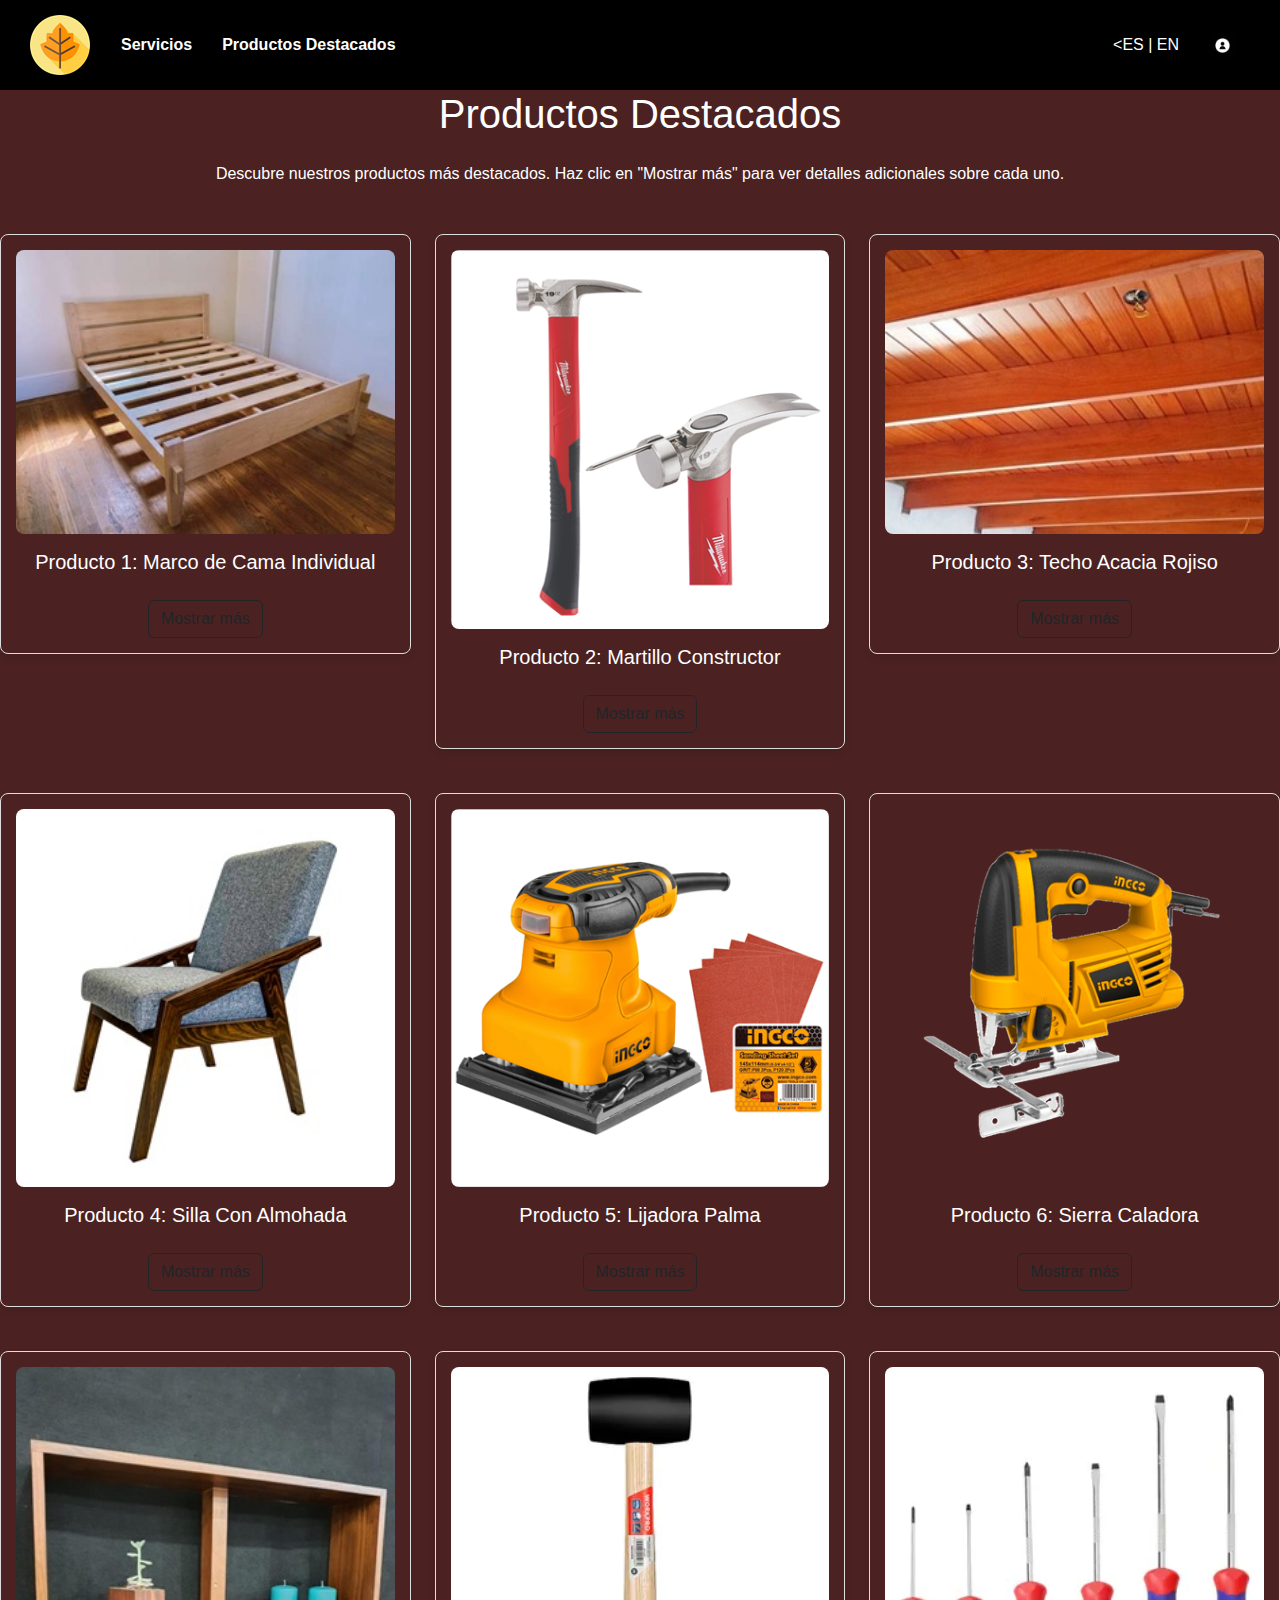
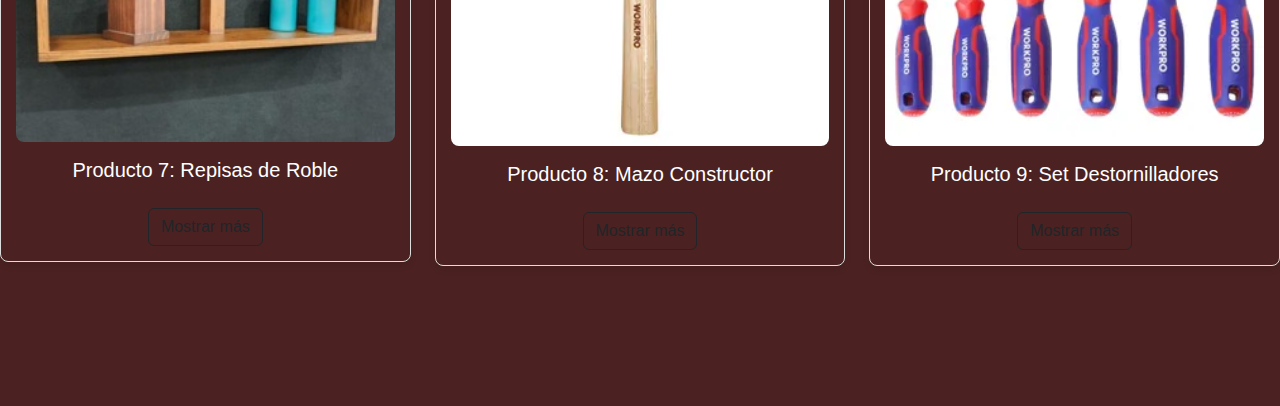
<file: ProyectoFinal-tercera1-1c/promociones.html>
<!DOCTYPE html>
<html lang="es">
<head>
  <meta charset="UTF-8" />
  <meta name="viewport" content="width=device-width, initial-scale=1" />
  <title>Productos Destacados - Mi Sitio de Madera</title>

  
  <link href="https://cdn.jsdelivr.net/npm/bootstrap@5.3.3/dist/css/bootstrap.min.css" rel="stylesheet" /> 

  
  <link rel="stylesheet" href="main.css" />
  
  <style>
    .product-card {
      border: 1px solid #ddd;
      border-radius: 8px;
      padding: 15px;
      text-align: center;
      margin-bottom: 20px;
      box-shadow: 0 4px 6px rgba(0, 0, 0, 0.1);
      transition: transform 0.3s ease;
    }
    
    .product-card img {
      width: 100%;
      height: auto;
      border-radius: 8px;
    }

    .product-card:hover {
      transform: translateY(-10px);
    }

    .product-description {
      display: none;
      margin-top: 15px;
    }

    .btn-show-more {
      margin-top: 10px;
    }
  </style>
</head>
<body>

  
  <header class="d-flex align-items-center justify-content-between custom-header">
    <div class="d-flex align-items-center">
      
      <a href="index.html">
        <img src="img/logo1.png" alt="Logo" class="logo me-3" />
      </a>
      <nav class="d-flex">
        
        <a id="servicios-link" class="nav-link text-white" href="servicios.html">Servicios</a>
        <a id="promociones-link" class="nav-link text-white" href="promociones.html">Productos Destacados</a>
      </nav>
    </div>
    <div class="d-flex align-items-center">
      <
      <span id="language-switch" class="language-switch me-3" onclick="changeLanguage()">ES | EN</span>
      
      <a href="cuenta.html" class="nav-link">
        <img src="img/cuenta1.jpg" alt="Cuenta" class="cuenta-icono" />
      </a>
    </div>
  </header>

  
  <main class="contenido-principal">
    <h1 class="text-center mb-4">Productos Destacados</h1>
    <p class="text-center mb-5">Descubre nuestros productos más destacados. Haz clic en "Mostrar más" para ver detalles adicionales sobre cada uno.</p>

    
    <div class="row row-cols-1 row-cols-md-3 g-4">

      
      <div class="col">
        <div class="product-card">
          <img src="img/cama1.jpg" alt="Producto 1: Madera Premium" />
          <h5 class="mt-3">Producto 1: Marco de Cama Individual</h5>
          <p></p>
          <div class="product-description">
            <p></p>
          </div>
          <button class="btn btn-outline-dark btn-show-more" onclick="toggleDescription(this)">Mostrar más</button>
        </div>
      </div>

      
      <div class="col">
        <div class="product-card">
          <img src="img/martillo1.png" alt="Producto 2: Madera para Construcción" />
          <h5 class="mt-3">Producto 2: Martillo Constructor</h5>
          <p></p>
          <div class="product-description">
            <p></p>
          </div>
          <button class="btn btn-outline-dark btn-show-more" onclick="toggleDescription(this)">Mostrar más</button>
        </div>
      </div>

      
      <div class="col">
        <div class="product-card">
          <img src="img/techoacacia2.jpg" alt="Producto 3: Madera Decorativa" />
          <h5 class="mt-3">Producto 3: Techo Acacia Rojiso</h5>
          <p></p>
          <div class="product-description">
            <p></p>
          </div>
          <button class="btn btn-outline-dark btn-show-more" onclick="toggleDescription(this)">Mostrar más</button>
        </div>
      </div>

      
      <div class="col">
        <div class="product-card">
          <img src="img/silla1.jpg" alt="Producto 4: Madera para Exteriores" />
          <h5 class="mt-3">Producto 4: Silla Con Almohada</h5>
          <p></p>
          <div class="product-description">
            <p></p>
          </div>
          <button class="btn btn-outline-dark btn-show-more" onclick="toggleDescription(this)">Mostrar más</button>
        </div>
      </div>

      
      <div class="col">
        <div class="product-card">
          <img src="img/lija1.png" alt="Producto 5: Madera Ecológica" />
          <h5 class="mt-3">Producto 5: Lijadora Palma</h5>
          <p></p>
          <div class="product-description">
            <p></p>
          </div>
          <button class="btn btn-outline-dark btn-show-more" onclick="toggleDescription(this)">Mostrar más</button>
        </div>
      </div>

      
      <div class="col">
        <div class="product-card">
          <img src="img/sierra2.png" alt="Producto 6: Madera Industrial" />
          <h5 class="mt-3">Producto 6: Sierra Caladora</h5>
          <p></p>
          <div class="product-description">
            <p></p>
          </div>
          <button class="btn btn-outline-dark btn-show-more" onclick="toggleDescription(this)">Mostrar más</button>
        </div>
      </div>

      
      <div class="col">
        <div class="product-card">
          <img src="img/repisas1.jpg" alt="Producto 7: Madera Tratada" />
          <h5 class="mt-3">Producto 7: Repisas de Roble</h5>
          <p></p>
          <div class="product-description">
            <p></p>
          </div>
          <button class="btn btn-outline-dark btn-show-more" onclick="toggleDescription(this)">Mostrar más</button>
        </div>
      </div>

      
      <div class="col">
        <div class="product-card">
          <img src="img/mazo1.webp" alt="Producto 8: Madera Laminada" />
          <h5 class="mt-3">Producto 8: Mazo Constructor</h5>
          <p></p>
          <div class="product-description">
            <p></p>
          </div>
          <button class="btn btn-outline-dark btn-show-more" onclick="toggleDescription(this)">Mostrar más</button>
        </div>
      </div>

      
      <div class="col">
        <div class="product-card">
          <img src="img/destornilladores1.webp" alt="Producto 9: Madera de Cedro" />
          <h5 class="mt-3">Producto 9: Set Destornilladores</h5>
          <p></p>
          <div class="product-description">
            <p></p>
          </div>
          <button class="btn btn-outline-dark btn-show-more" onclick="toggleDescription(this)">Mostrar más</button>
        </div>
      </div>

      

    </div>
  </main>

  

  <script>
    function toggleDescription(button) {
      var description = button.previousElementSibling;
      description.style.display = description.style.display === 'none' ? 'block' : 'none';
      button.textContent = description.style.display === 'none' ? 'Mostrar más' : 'Mostrar menos';
    }
  </script>

</body>
</html>
</file>
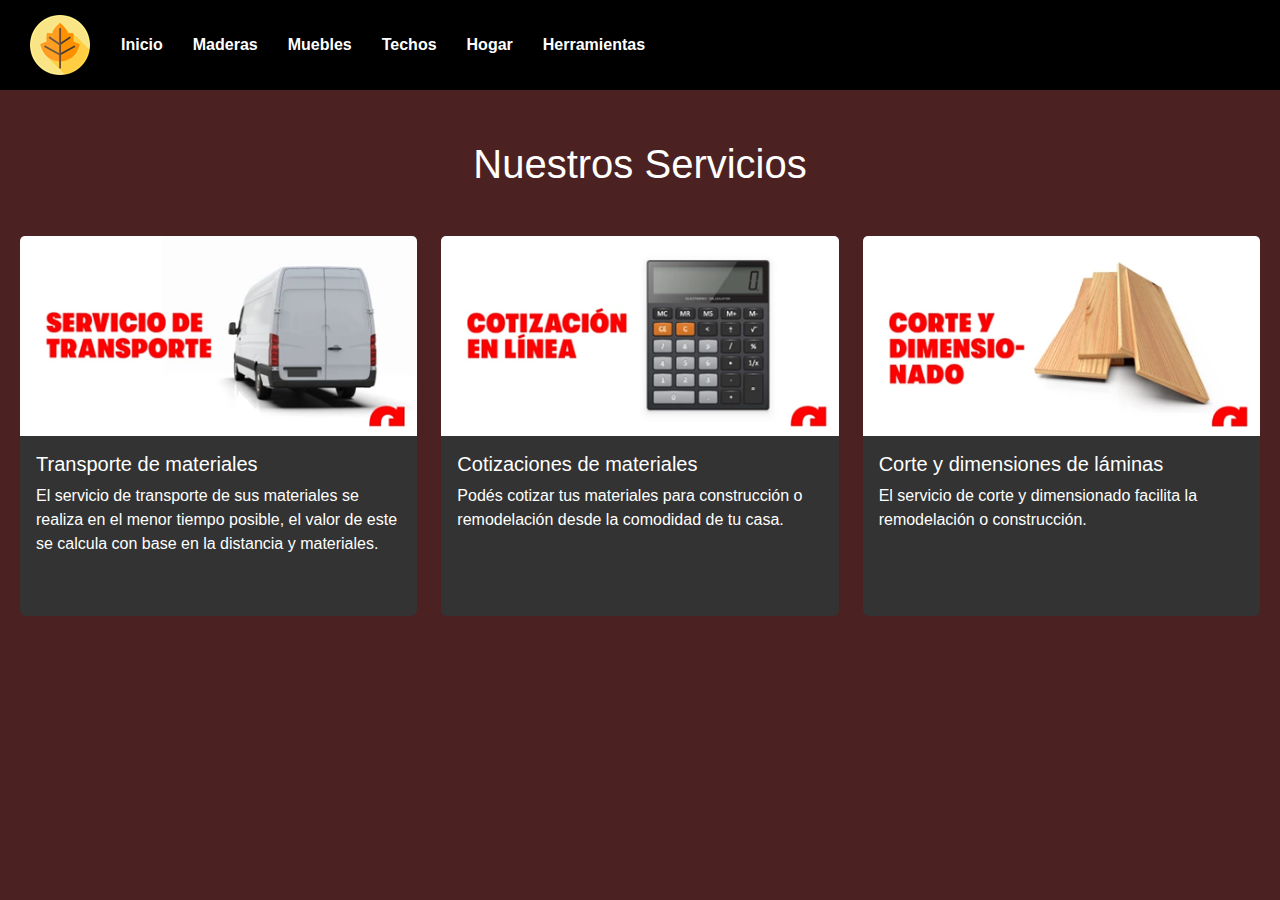
<file: ProyectoFinal-tercera1-1c/servicios.html>
<!DOCTYPE html>
<html lang="es">
<head>
  <meta charset="UTF-8" />
  <meta name="viewport" content="width=device-width, initial-scale=1" />
  <title>Servicios - Mi Sitio de Madera</title>
  <link href="https://cdn.jsdelivr.net/npm/bootstrap@5.3.3/dist/css/bootstrap.min.css" rel="stylesheet" />
  <link rel="stylesheet" href="main.css" />
  <style>
    .servicios-container {
      padding: 50px 20px;
      background-color: #4b2221;
      color: white;
    }

    .card-servicio {
      background-color: #333;
      border: none;
      transition: transform 0.3s ease, box-shadow 0.3s ease;
    }

    .card-servicio:hover {
      transform: scale(1.03);
      box-shadow: 0 8px 20px rgba(0,0,0,0.4);
    }

    .card-servicio img {
      height: 200px;
      object-fit: cover;
    }

    .card-servicio .card-body {
      min-height: 180px;
    }
  </style>
</head>
<body>

  
  <header class="d-flex align-items-center justify-content-between custom-header">
    <div class="d-flex align-items-center">
      <img src="img/logo1.png" alt="Logo" class="logo me-3" />
      <nav class="d-flex flex-wrap">
        <a class="nav-link text-white" href="index.html">Inicio</a>
        <a class="nav-link text-white" href="maderas.html">Maderas</a>
        <a class="nav-link text-white" href="muebles.html">Muebles</a>
        <a class="nav-link text-white" href="techos.html">Techos</a>
        <a class="nav-link text-white" href="hogar.html">Hogar</a>
        <a class="nav-link text-white" href="herramientas.html">Herramientas</a>
      </nav>
    </div>
  </header>

  
  <main class="servicios-container">
    <h1 class="text-center mb-5">Nuestros Servicios</h1>
    <div class="row row-cols-1 row-cols-md-3 g-4 justify-content-center">
      
      <div class="col">
        <div class="card card-servicio h-100">
          <img src="img/transporte.png" class="card-img-top" alt="Transporte de materiales" />
          <div class="card-body">
            <h5 class="card-title">Transporte de materiales</h5>
            <p class="card-text">
              El servicio de transporte de sus materiales se realiza en el menor tiempo posible,
              el valor de este se calcula con base en la distancia y materiales.
            </p>
          </div>
        </div>
      </div>

      
      <div class="col">
        <div class="card card-servicio h-100">
          <img src="img/cotizacion.png" class="card-img-top" alt="Cotizaciones de materiales" />
          <div class="card-body">
            <h5 class="card-title">Cotizaciones de materiales</h5>
            <p class="card-text">
              Podés cotizar tus materiales para construcción o remodelación desde la comodidad de tu casa.
            </p>
          </div>
        </div>
      </div>

      
      <div class="col">
        <div class="card card-servicio h-100">
          <img src="img/corte.png" class="card-img-top" alt="Corte y dimensiones de laminas" />
          <div class="card-body">
            <h5 class="card-title">Corte y dimensiones de láminas</h5>
            <p class="card-text">
              El servicio de corte y dimensionado facilita la remodelación o construcción. 
            </p>
          </div>
        </div>
      </div>
    </div>
  </main>

  

  
  <script src="https://cdn.jsdelivr.net/npm/bootstrap@5.3.3/dist/js/bootstrap.bundle.min.js"></script>

</body>
</html>
</file>
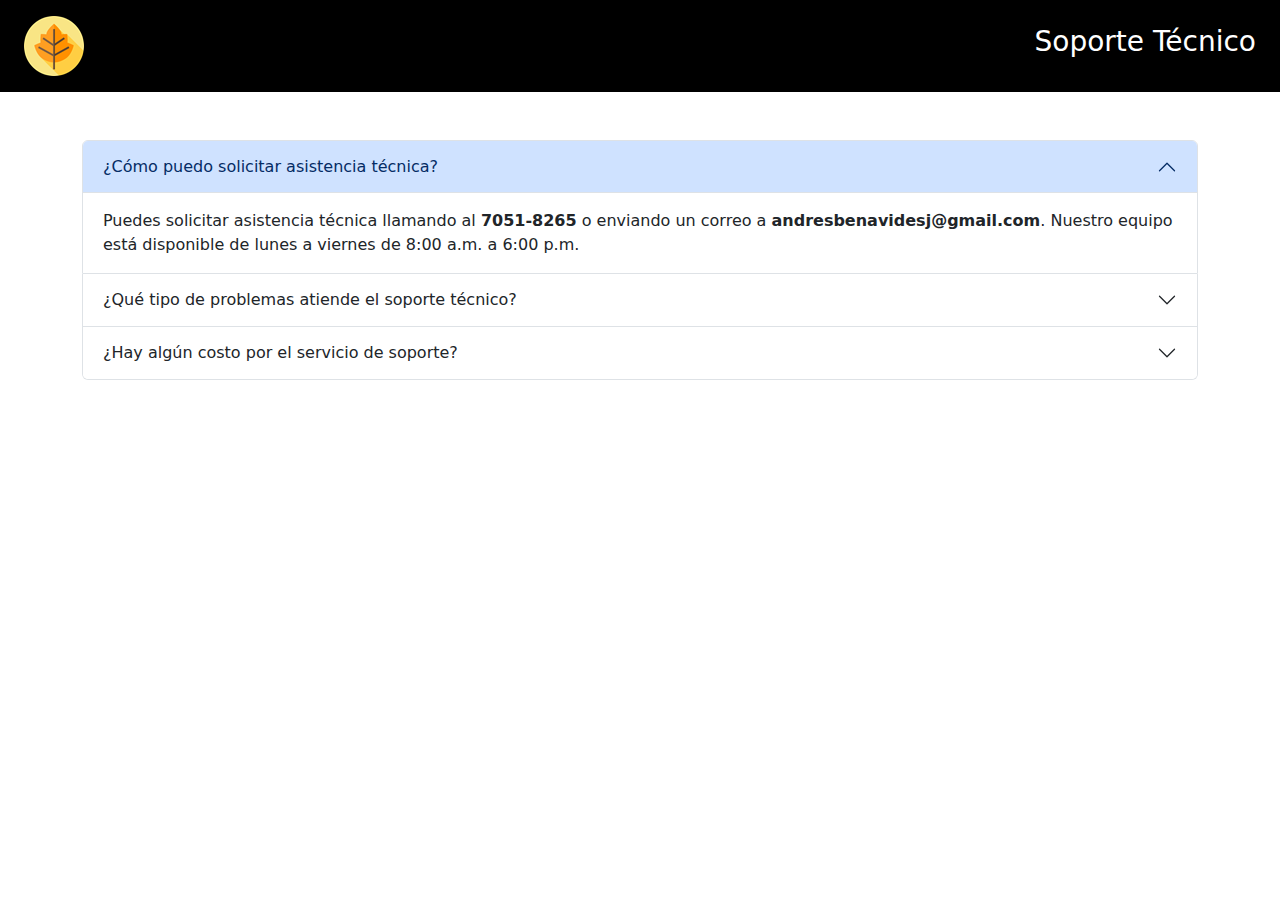
<file: ProyectoFinal-tercera1-1c/soporte.html>
<!DOCTYPE html>
<html lang="es">
<head>
  <meta charset="UTF-8">
  <title>Soporte Técnico - Maderya</title>
  <link rel="stylesheet" href="main.css">
  <link href="https://cdn.jsdelivr.net/npm/bootstrap@5.3.3/dist/css/bootstrap.min.css" rel="stylesheet">
</head>
<body>
  <header class="custom-header px-4 py-3">
    <a href="index.html"><img src="img/logo1.png" alt="Logo" class="logo" /></a>
    <h1 class="text-white fs-3 ms-3">Soporte Técnico</h1>
  </header>

  <main class="container mt-5">
    <div class="accordion" id="accordionSoporte">
      <div class="accordion-item">
        <h2 class="accordion-header">
          <button class="accordion-button" type="button" data-bs-toggle="collapse" data-bs-target="#soporte1">
            ¿Cómo puedo solicitar asistencia técnica?
          </button>
        </h2>
        <div id="soporte1" class="accordion-collapse collapse show">
          <div class="accordion-body">
            Puedes solicitar asistencia técnica llamando al <strong>7051-8265</strong> o enviando un correo a <strong>andresbenavidesj@gmail.com</strong>. Nuestro equipo está disponible de lunes a viernes de 8:00 a.m. a 6:00 p.m.
          </div>
        </div>
      </div>

      <div class="accordion-item">
        <h2 class="accordion-header">
          <button class="accordion-button collapsed" type="button" data-bs-toggle="collapse" data-bs-target="#soporte2">
            ¿Qué tipo de problemas atiende el soporte técnico?
          </button>
        </h2>
        <div id="soporte2" class="accordion-collapse collapse">
          <div class="accordion-body">
            Brindamos soporte en el uso de herramientas, armado de muebles, instalación de techos y más. También resolvemos dudas técnicas sobre productos que hayas adquirido con nosotros.
          </div>
        </div>
      </div>

      <div class="accordion-item">
        <h2 class="accordion-header">
          <button class="accordion-button collapsed" type="button" data-bs-toggle="collapse" data-bs-target="#soporte3">
            ¿Hay algún costo por el servicio de soporte?
          </button>
        </h2>
        <div id="soporte3" class="accordion-collapse collapse">
          <div class="accordion-body">
            El soporte técnico es gratuito para productos comprados en nuestra tienda dentro de los primeros 30 días. Después de ese periodo, se aplica una tarifa simbólica dependiendo del servicio.
          </div>
        </div>
      </div>
    </div>
  </main>

  <script src="https://cdn.jsdelivr.net/npm/bootstrap@5.3.3/dist/js/bootstrap.bundle.min.js"></script>
</body>
</html>
</file>
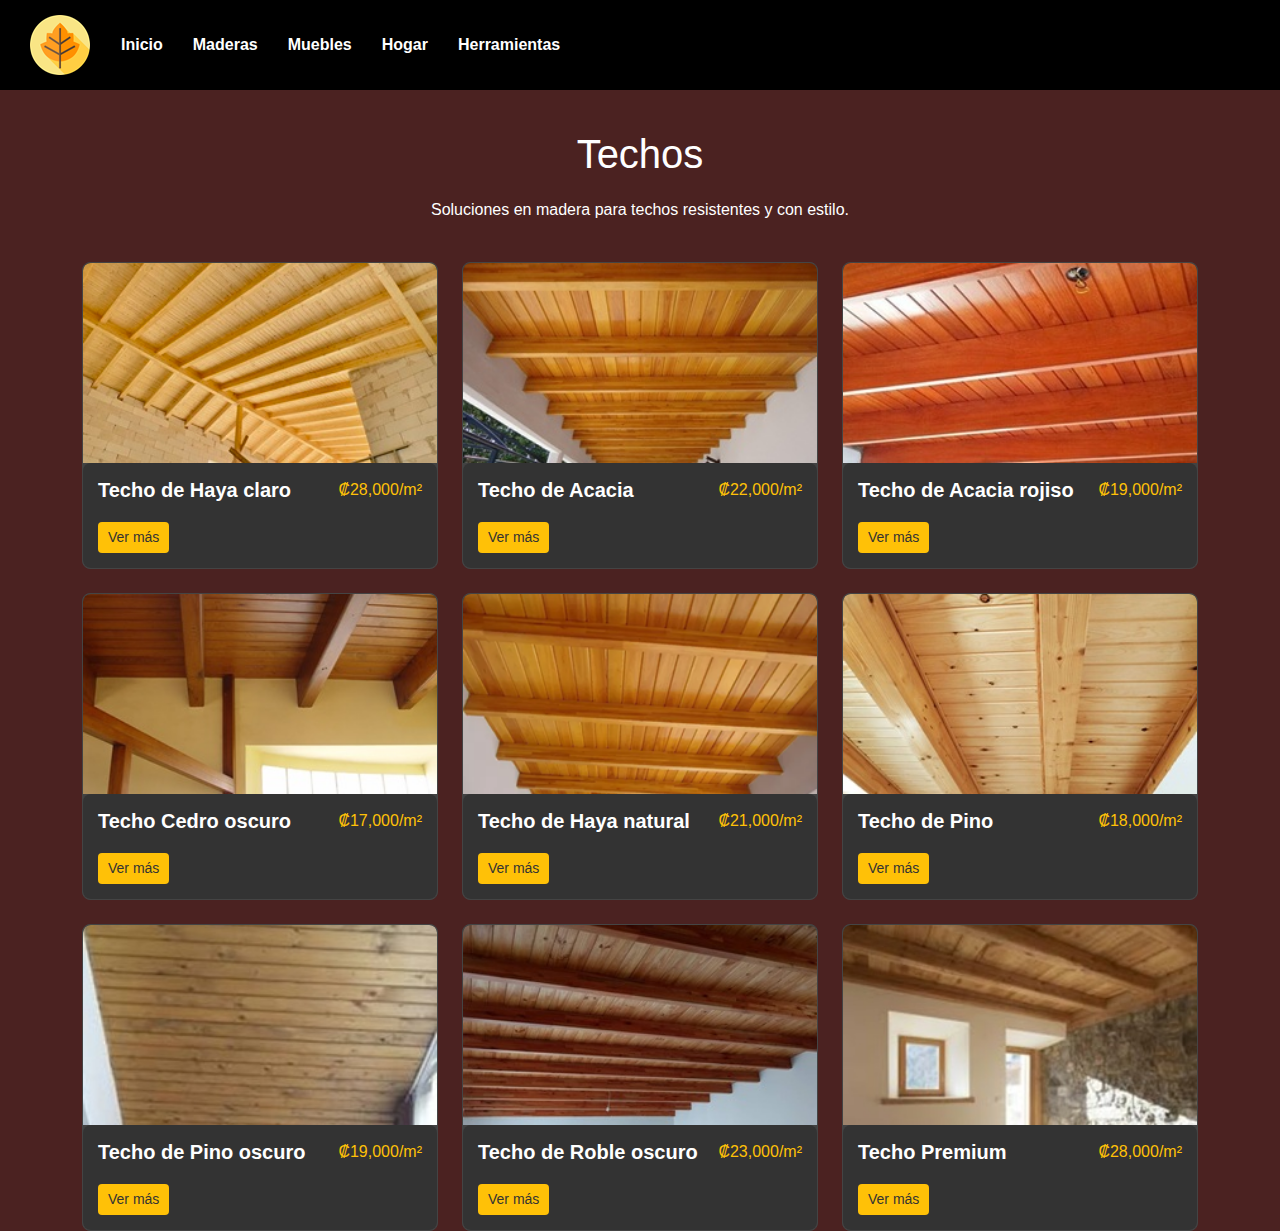
<file: ProyectoFinal-tercera1-1c/techos.html>
<!DOCTYPE html>
<html lang="es">
<head>
  <meta charset="UTF-8" />
  <meta name="viewport" content="width=device-width, initial-scale=1" />
  <title>Techos - Mi Sitio de Madera</title>
  <link href="https://cdn.jsdelivr.net/npm/bootstrap@5.3.3/dist/css/bootstrap.min.css" rel="stylesheet" />
  <link rel="stylesheet" href="main.css" />
  <link rel="stylesheet" href="techos.css" />
</head>
<body class="techos-page">

  <header class="d-flex align-items-center justify-content-between custom-header">
    <div class="d-flex align-items-center">
      <img src="img/logo1.png" alt="Logo" class="logo me-3" />
      <nav class="d-flex">
        <a class="nav-link text-white" href="index.html">Inicio</a>
        <a class="nav-link text-white" href="maderas.html">Maderas</a>
        <a class="nav-link text-white" href="muebles.html">Muebles</a>
        <a class="nav-link text-white" href="hogar.html">Hogar</a>
        <a class="nav-link text-white" href="herramientas.html">Herramientas</a>
      </nav>
    </div>
  </header>

  <main class="contenido-principal techos-container">
    <h1>Techos</h1>
    <p>Soluciones en madera para techos resistentes y con estilo.</p>

    <div class="container">
      <div class="row g-4">
       
        <div class="col-12 col-sm-6 col-md-4">
          <div class="techo-card h-100">
            <img src="img/techohaya1.jpg" alt="Techo 1" />
            <div class="card-body">
              <h5 class="card-title d-flex justify-content-between">
                Techo de Haya claro <span class="precio">₡28,000/m²</span>
              </h5>
              <button class="btn btn-outline-light btn-sm ver-mas">Ver más</button>
              <p class="card-text descripcion" style="display: none;">
                Techo elegante con acabado natural y gran durabilidad.
              </p>
            </div>
          </div>
        </div>

        
        <div class="col-12 col-sm-6 col-md-4">
          <div class="techo-card h-100">
            <img src="img/techoacacia1.jpg" alt="Techo 2" />
            <div class="card-body">
              <h5 class="card-title d-flex justify-content-between">
                Techo de Acacia <span class="precio">₡22,000/m²</span>
              </h5>
              <button class="btn btn-outline-light btn-sm ver-mas">Ver más</button>
              <p class="card-text descripcion" style="display: none;">
                Teja tradicional, ideal para climas cálidos y húmedos.
              </p>
            </div>
          </div>
        </div>

        
        <div class="col-12 col-sm-6 col-md-4">
          <div class="techo-card h-100">
            <img src="img/techoacacia2.jpg" alt="Techo 3" />
            <div class="card-body">
              <h5 class="card-title d-flex justify-content-between">
                Techo de Acacia rojiso <span class="precio">₡19,000/m²</span>
              </h5>
              <button class="btn btn-outline-light btn-sm ver-mas">Ver más</button>
              <p class="card-text descripcion" style="display: none;">
                Ideal para techos altos y ambientes frescos.
              </p>
            </div>
          </div>
        </div>

        
        <div class="col-12 col-sm-6 col-md-4">
          <div class="techo-card h-100">
            <img src="img/techocedro1.jpg" alt="Techo 4" />
            <div class="card-body">
              <h5 class="card-title d-flex justify-content-between">
                Techo Cedro oscuro <span class="precio">₡17,000/m²</span>
              </h5>
              <button class="btn btn-outline-light btn-sm ver-mas">Ver más</button>
              <p class="card-text descripcion" style="display: none;">
                Agrega diseño y protección a cualquier estructura.
              </p>
            </div>
          </div>
        </div>

        
        <div class="col-12 col-sm-6 col-md-4">
          <div class="techo-card h-100">
            <img src="img/techohaya2.png" alt="Techo 5" />
            <div class="card-body">
              <h5 class="card-title d-flex justify-content-between">
                Techo de Haya natural <span class="precio">₡21,000/m²</span>
              </h5>
              <button class="btn btn-outline-light btn-sm ver-mas">Ver más</button>
              <p class="card-text descripcion" style="display: none;">
                Soporte fuerte y elegante para techos amplios.
              </p>
            </div>
          </div>
        </div>

        
        <div class="col-12 col-sm-6 col-md-4">
          <div class="techo-card h-100">
            <img src="img/techopino1.jpg" alt="Techo 6" />
            <div class="card-body">
              <h5 class="card-title d-flex justify-content-between">
                Techo de Pino <span class="precio">₡18,000/m²</span>
              </h5>
              <button class="btn btn-outline-light btn-sm ver-mas">Ver más</button>
              <p class="card-text descripcion" style="display: none;">
                Acabado rústico para ambientes naturales y cálidos.
              </p>
            </div>
          </div>
        </div>

        
        <div class="col-12 col-sm-6 col-md-4">
          <div class="techo-card h-100">
            <img src="img/techopino2.jpg" alt="Techo 7" />
            <div class="card-body">
              <h5 class="card-title d-flex justify-content-between">
               Techo de Pino oscuro <span class="precio">₡19,000/m²</span>
              </h5>
              <button class="btn btn-outline-light btn-sm ver-mas">Ver más</button>
              <p class="card-text descripcion" style="display: none;">
                Diseñado para soportar condiciones climáticas extremas.
              </p>
            </div>
          </div>
        </div>

        
        <div class="col-12 col-sm-6 col-md-4">
          <div class="techo-card h-100">
            <img src="img/techoroble1.jpg" alt="Techo 8" />
            <div class="card-body">
              <h5 class="card-title d-flex justify-content-between">
                Techo de Roble oscuro <span class="precio">₡23,000/m²</span>
              </h5>
              <button class="btn btn-outline-light btn-sm ver-mas">Ver más</button>
              <p class="card-text descripcion" style="display: none;">
                Ideal para casas de campo o estructuras ecológicas.
              </p>
            </div>
          </div>
        </div>

        
        <div class="col-12 col-sm-6 col-md-4">
          <div class="techo-card h-100">
            <img src="img/techoroble2.jpg" alt="Techo 9" />
            <div class="card-body">
              <h5 class="card-title d-flex justify-content-between">
                Techo Premium <span class="precio">₡28,000/m²</span>
              </h5>
              <button class="btn btn-outline-light btn-sm ver-mas">Ver más</button>
              <p class="card-text descripcion" style="display: none;">
                Alta resistencia y estética superior para proyectos de lujo.
              </p>
            </div>
          </div>
        </div>

      </div>
    </div>
  </main>

  <footer>
    <div>
      <h5>FAQ</h5>
      <ul>
        <li>¿Cómo comprar?</li>
        <li>Formas de pago</li>
        <li>Envíos</li>
      </ul>
    </div>
    <div>
      <h5>SAC (Servicio al Cliente)</h5>
      <ul>
        <li>Contáctanos</li>
        <li>Soporte técnico</li>
        <li>Reclamos y devoluciones</li>
      </ul>
    </div>
  </footer>

  <script src="https://cdn.jsdelivr.net/npm/bootstrap@5.3.3/dist/js/bootstrap.bundle.min.js"></script>
  <script>
    document.querySelectorAll('.ver-mas').forEach(boton => {
      boton.addEventListener('click', () => {
        const descripcion = boton.nextElementSibling;
        const visible = descripcion.style.display === 'block';
        descripcion.style.display = visible ? 'none' : 'block';
        boton.textContent = visible ? 'Ver más' : 'Ver menos';
      });
    });
  </script>

</body>
</html>
</file>
<file: ProyectoFinal-tercera1-1c/main.css>
html, body {
    height: 100%;
    margin: 0;
    padding: 0;
    background-color: #4b2221; 
    color: #fff;
    font-family: Arial, sans-serif;
    display: flex;
    flex-direction: column;
}

/* Header */
.custom-header {
    background-color: #000;
    padding: 15px 30px;
    display: flex;
    justify-content: space-between;
    align-items: center;
}


.logo {
    height: 60px; 
    width: auto;
    transition: transform 0.3s ease;
}

.logo:hover {
    transform: scale(1.05);
}


#pagina-nombre {
    font-size: 2rem; 
    font-weight: bold;
    color: #fff;
}


.nav-link {
    color: white !important;
    margin: 0 15px;
    text-decoration: none;
    font-weight: bold;
}

.language-switch {
    color: white;
    cursor: pointer;
    margin-right: 15px;
}


.navbar-toggler {
    border: none;
    background-color: transparent;
}

.navbar-toggler-icon {
    background-image: url("img/hamicon1.png"); 
    background-size: cover; 
    width: 30px;
    height: 30px;
    transition: background-color 0.3s, transform 0.3s;
}


.navbar-toggler:hover .navbar-toggler-icon {
    background-color: #8B4513; 
}


.contenido-principal {
    flex: 1;
    padding-bottom: 120px; 
}

/* Botones de categoría */
.category-buttons {
    display: flex;
    justify-content: center;
    flex-wrap: wrap;
    margin-top: 100px;
    gap: 30px; 
}

.category-buttons .btn {
    width: 200px;
    font-weight: bold;
    text-align: center;
    border-radius: 5px;
    padding: 20px;
    font-size: 1.1rem;
    transition: background-color 0.3s, color 0.3s;
}

.category-buttons .btn:hover {
    background-color: #8B4513; 
    color: #fff;
}


footer {
    background-color: #222;
    color: #ccc;
    padding: 15px 20px;
    display: flex;
    justify-content: space-between;
    flex-wrap: wrap;
    margin-top: 40px; 
}

footer h5 {
    color: #fff;
    font-size: 16px;
    margin-bottom: 6px;
}

footer ul {
    list-style: none;
    padding-left: 16px;
    margin-bottom: 0;
}

footer li {
    margin-bottom: 4px;
    font-size: 14px;
}

footer div {
    flex: 1;
    min-width: 220px;
    margin-bottom: 10px;
}


.cuenta-icono {
    width: 25px;
    height: auto;
}


.card-servicio {
    background-color: #333;
    color: #fff;
    border: none;
    transition: transform 0.3s ease, box-shadow 0.3s ease;
}

.card-servicio:hover {
    transform: translateY(-5px);
    box-shadow: 0 8px 16px rgba(0, 0, 0, 0.3);
}


footer .dropdown-menu {
    width: 250px;
    text-align: left;
    padding: 15px;
    background-color: #fff; 
    border-radius: 5px;
    box-shadow: 0 8px 16px rgba(0, 0, 0, 0.3); 
}


@media (max-width: 767px) {
    .category-buttons {
        margin-top: 50px;
        flex-direction: column;
    }

    .category-buttons .btn {
        width: 100%;
        margin-bottom: 10px;
    }

    footer {
        flex-direction: column;
        align-items: center;
    }

    footer div {
        margin-bottom: 15px;
        text-align: center;
    }

    footer ul {
        padding-left: 20px;
    }

    nav.d-flex a {
        margin: 0 8px;
        font-size: 0.95rem;
    }

    /* Ajustar los elementos dentro del menú colapsable */
    .navbar-nav {
        text-align: left;
        padding: 15px;
    }

    .navbar-nav .nav-item {
        margin-bottom: 10px;
    }

    .navbar-toggler {
        margin-left: 0;
    }

    
    .dropdown-menu {
        position: absolute;
        top: 60px; 
        left: 0;
        width: 100%;
        background-color: white;
        box-shadow: 0px 8px 16px rgba(0, 0, 0, 0.3);
    }
}




.slogan {
    text-align: center;
    margin-top: 30px;
    font-size: 1.25rem;
    font-style: italic;
    color: #fff;
}


.carousel {
    margin-top: 50px;
    max-width: 100%;
    border-radius: 12px;
    overflow: hidden;
    box-shadow: 0 4px 20px rgba(0,0,0,0.4);
}

.carousel-inner img {
    width: 100%;
    height: 500px;
    object-fit: cover;
    object-position: center;
}


.carousel-indicators [data-bs-target] {
    background-color: #fff;
    width: 12px;
    height: 12px;
    border-radius: 50%;
}

.carousel-control-prev-icon,
.carousel-control-next-icon {
    background-color: rgba(0,0,0,0.6);
    padding: 10px;
    border-radius: 50%;
}


.carousel-item {
    transition: transform 0.8s ease-in-out;
}
</file>
<file: ProyectoFinal-tercera1-1c/herramientas.css>
html, body {
    height: 100%;
    margin: 0;
    padding: 0;
    background-color: #4b2221; 
    color: #fff;
    font-family: Arial, sans-serif;
    display: flex;
    flex-direction: column;
}

/* Contenedor principal de herramientas */
.herramientas-container {
    padding: 40px 20px;
    min-height: calc(100vh - 160px); 
    display: flex;
    flex-direction: column;
    align-items: center;
}


.herramientas-container h1 {
    text-align: center;
    margin-bottom: 20px;
}

.herramientas-container p {
    text-align: center;
    margin-bottom: 40px;
    max-width: 800px;
}

/* Grid de las cards */
.herramientas-grid {
    display: grid;
    grid-template-columns: repeat(auto-fill, minmax(280px, 1fr)); 
    gap: 30px;
    width: 100%;
    max-width: 1200px;
    margin-bottom: 60px;
}


.herramienta-card {
    background-color: #424242;
    border: 1px solid #444;
    color: #fff;
    border-radius: 8px;
    transition: transform 0.3s ease, box-shadow 0.3s ease;
    overflow: hidden;
}

.herramienta-card:hover {
    transform: translateY(-8px);
    box-shadow: 0 10px 20px rgba(0, 0, 0, 0.5);
}


.herramienta-card img {
    height: 200px;
    width: 100%;
    object-fit: cover;
    border-top-left-radius: 8px;
    border-top-right-radius: 8px;
}


.herramienta-card .card-body {
    padding: 15px;
    background-color: #333;
    border-radius: 8px;
}


.herramienta-card .card-title {
    font-size: 1.25rem;
    font-weight: bold;
    margin-bottom: 10px;
    display: flex;
    justify-content: space-between;
    align-items: center;
}


.herramienta-card .precio {
    font-size: 1rem;
    font-weight: normal;
    color: #ffc107;
}


.herramienta-card .card-text {
    font-size: 0.95rem;
    color: #ddd;
    margin-top: 10px;
    display: none;
    background-color: #555;
    padding: 10px;
    border-radius: 5px;
}


.herramienta-card .ver-mas {
    background-color: #ffc107;
    color: #333;
    border: none;
    padding: 5px 10px;
    cursor: pointer;
    border-radius: 4px;
    margin-top: 10px;
}

.herramienta-card:hover .card-title {
    color: #ffc107;
}

.herramienta-card:hover .card-text {
    color: #fff;
}


@media (max-width: 576px) {
    .herramientas-container {
        padding: 20px 10px;
    }

    .herramienta-card img {
        height: 160px;
    }
}


.herramientas-page footer {
    display: none;
}
</file>
<file: ProyectoFinal-tercera1-1c/hogar.css>
html, body {
    height: 100%;
    margin: 0;
    padding: 0;
    background-color: #4b2221; 
    color: #fff;
    font-family: Arial, sans-serif;
    display: flex;
    flex-direction: column;
}


.hogar-container {
    padding: 40px 20px;
    min-height: calc(100vh - 160px); 
    display: flex;
    flex-direction: column;
    align-items: center;
}


.hogar-container h1 {
    text-align: center;
    margin-bottom: 20px;
}

.hogar-container p {
    text-align: center;
    margin-bottom: 40px;
    max-width: 800px;
}


.hogar-grid {
    display: grid;
    grid-template-columns: repeat(auto-fill, minmax(280px, 1fr)); 
    gap: 30px;
    width: 100%;
    max-width: 1200px;
    margin-bottom: 60px;
}


.hogar-card {
    background-color: #424242;
    border: 1px solid #444;
    color: #fff;
    border-radius: 8px;
    transition: transform 0.3s ease, box-shadow 0.3s ease;
    overflow: hidden;
}

.hogar-card:hover {
    transform: translateY(-8px);
    box-shadow: 0 10px 20px rgba(0, 0, 0, 0.5);
}


.hogar-card img {
    height: 200px;
    width: 100%;
    object-fit: cover;
    border-top-left-radius: 8px;
    border-top-right-radius: 8px;
}


.hogar-card .card-body {
    padding: 15px;
    background-color: #333;
    border-radius: 8px;
}

.hogar-card .card-title {
    font-size: 1.25rem;
    font-weight: bold;
    margin-bottom: 10px;
    display: flex;
    justify-content: space-between;
    align-items: center;
}


.hogar-card .precio {
    font-size: 1rem;
    font-weight: normal;
    color: #ffc107;
}


.hogar-card .card-text {
    font-size: 0.95rem;
    color: #ddd;
    margin-top: 10px;
    display: none;
    background-color: #555;
    padding: 10px;
    border-radius: 5px;
}


.hogar-card .ver-mas {
    background-color: #ffc107;
    color: #333;
    border: none;
    padding: 5px 10px;
    cursor: pointer;
    border-radius: 4px;
    margin-top: 10px;
}

.hogar-card:hover .card-title {
    color: #ffc107;
}

.hogar-card:hover .card-text {
    color: #fff;
}


@media (max-width: 576px) {
    .hogar-container {
        padding: 20px 10px;
    }

    .hogar-card img {
        height: 160px;
    }
}


.hogar-page footer {
    display: none;
}
</file>
<file: ProyectoFinal-tercera1-1c/maderas.css>
html, body {
    height: 100%;
    margin: 0;
    padding: 0;
    background-color: #4b2221; 
    color: #fff;
    font-family: Arial, sans-serif;
    display: flex;
    flex-direction: column;
}


.maderas-container {
    padding: 40px 20px;
    min-height: calc(100vh - 160px); 
    display: flex;
    flex-direction: column;
    align-items: center;
}


.maderas-container h1 {
    text-align: center;
    margin-bottom: 20px;
}

.maderas-container p {
    text-align: center;
    margin-bottom: 40px;
    max-width: 800px;
}


.maderas-grid {
    display: grid;
    grid-template-columns: repeat(auto-fill, minmax(280px, 1fr)); 
    gap: 30px;
    width: 100%;
    max-width: 1200px;
    margin-bottom: 60px; 
}


.madera-card {
    background-color: #424242;
    border: 1px solid #444;
    color: #fff;
    border-radius: 8px;
    transition: transform 0.3s ease, box-shadow 0.3s ease;
    overflow: hidden;
}

.madera-card:hover {
    transform: translateY(-8px);
    box-shadow: 0 10px 20px rgba(0, 0, 0, 0.5);
}

.madera-card img {
    height: 200px;
    width: 100%;
    object-fit: cover;
    border-top-left-radius: 8px;
    border-top-right-radius: 8px;
}

.madera-card .card-body {
    padding: 15px;
}

.madera-card .card-title {
    font-size: 1.25rem;
    font-weight: bold;
    margin-bottom: 10px;
}

.madera-card .card-text {
    font-size: 0.95rem;
    color: #ddd;
    margin-top: 10px;
}


.madera-card:hover .card-title {
    color: #ffc107;
}

.madera-card:hover .card-text {
    color: #fff;
}


@media (max-width: 576px) {
    .maderas-container {
        padding: 20px 10px;
    }

    .madera-card img {
        height: 160px;
    }
}


.maderas-page footer {
    display: none;
}
</file>
<file: ProyectoFinal-tercera1-1c/muebles.css>
html, body {
    height: 100%;
    margin: 0;
    padding: 0;
    background-color: #4b2221; 
    color: #fff;
    font-family: Arial, sans-serif;
    display: flex;
    flex-direction: column;
}


.maderas-container {
    padding: 40px 20px;
    min-height: calc(100vh - 160px); 
    display: flex;
    flex-direction: column;
    align-items: center;
}


.maderas-container h1 {
    text-align: center;
    margin-bottom: 20px;
}

.maderas-container p {
    text-align: center;
    margin-bottom: 40px;
    max-width: 800px;
}


.maderas-grid {
    display: grid;
    grid-template-columns: repeat(auto-fill, minmax(280px, 1fr)); 
    gap: 30px;
    width: 100%;
    max-width: 1200px;
    margin-bottom: 60px; 
}


.madera-card {
    background-color: #424242;
    border: 1px solid #444;
    color: #fff;
    border-radius: 8px;
    transition: transform 0.3s ease, box-shadow 0.3s ease;
    overflow: hidden;
}

.madera-card:hover {
    transform: translateY(-8px);
    box-shadow: 0 10px 20px rgba(0, 0, 0, 0.5);
}


.madera-card img {
    height: 200px;
    width: 100%;
    object-fit: cover;
    border-top-left-radius: 8px;
    border-top-right-radius: 8px;
}


.madera-card .card-body {
    padding: 15px;
    background-color: #333; 
    border-radius: 8px;
}


.madera-card .card-title {
    font-size: 1.25rem;
    font-weight: bold;
    margin-bottom: 10px;
}


.madera-card .card-text {
    font-size: 0.95rem;
    color: #ddd;
    margin-top: 10px;
    display: none; 
    background-color: #555; 
    padding: 10px;
    border-radius: 5px;
}


.madera-card .ver-mas {
    background-color: #ffc107;
    color: #333;
    border: none;
    padding: 5px 10px;
    cursor: pointer;
    border-radius: 4px;
    margin-top: 10px;
}


.madera-card:hover .card-title {
    color: #ffc107;
}

.madera-card:hover .card-text {
    color: #fff;
}


@media (max-width: 576px) {
    .maderas-container {
        padding: 20px 10px;
    }

    .madera-card img {
        height: 160px;
    }
}


.maderas-page footer {
    display: none;
}
</file>
<file: ProyectoFinal-tercera1-1c/techos.css>
html, body {
    height: 100%;
    margin: 0;
    padding: 0;
    background-color: #4b2221; 
    color: #fff;
    font-family: Arial, sans-serif;
    display: flex;
    flex-direction: column;
}


.techos-container {
    padding: 40px 20px;
    min-height: calc(100vh - 160px); 
    display: flex;
    flex-direction: column;
    align-items: center;
}


.techos-container h1 {
    text-align: center;
    margin-bottom: 20px;
}

.techos-container p {
    text-align: center;
    margin-bottom: 40px;
    max-width: 800px;
}


.techos-grid {
    display: grid;
    grid-template-columns: repeat(auto-fill, minmax(280px, 1fr)); 
    gap: 30px;
    width: 100%;
    max-width: 1200px;
    margin-bottom: 60px;
}


.techo-card {
    background-color: #424242;
    border: 1px solid #444;
    color: #fff;
    border-radius: 8px;
    transition: transform 0.3s ease, box-shadow 0.3s ease;
    overflow: hidden;
}

.techo-card:hover {
    transform: translateY(-8px);
    box-shadow: 0 10px 20px rgba(0, 0, 0, 0.5);
}

.techo-card img {
    height: 200px;
    width: 100%;
    object-fit: cover;
    border-top-left-radius: 8px;
    border-top-right-radius: 8px;
}


.techo-card .card-body {
    padding: 15px;
    background-color: #333;
    border-radius: 8px;
}


.techo-card .card-title {
    font-size: 1.25rem;
    font-weight: bold;
    margin-bottom: 10px;
    display: flex;
    justify-content: space-between;
    align-items: center;
}


.techo-card .precio {
    font-size: 1rem;
    font-weight: normal;
    color: #ffc107;
}


.techo-card .card-text {
    font-size: 0.95rem;
    color: #ddd;
    margin-top: 10px;
    display: none;
    background-color: #555;
    padding: 10px;
    border-radius: 5px;
}


.techo-card .ver-mas {
    background-color: #ffc107;
    color: #333;
    border: none;
    padding: 5px 10px;
    cursor: pointer;
    border-radius: 4px;
    margin-top: 10px;
}

.techo-card:hover .card-title {
    color: #ffc107;
}

.techo-card:hover .card-text {
    color: #fff;
}


@media (max-width: 576px) {
    .techos-container {
        padding: 20px 10px;
    }

    .techo-card img {
        height: 160px;
    }
}


.techos-page footer {
    display: none;
}
</file>
